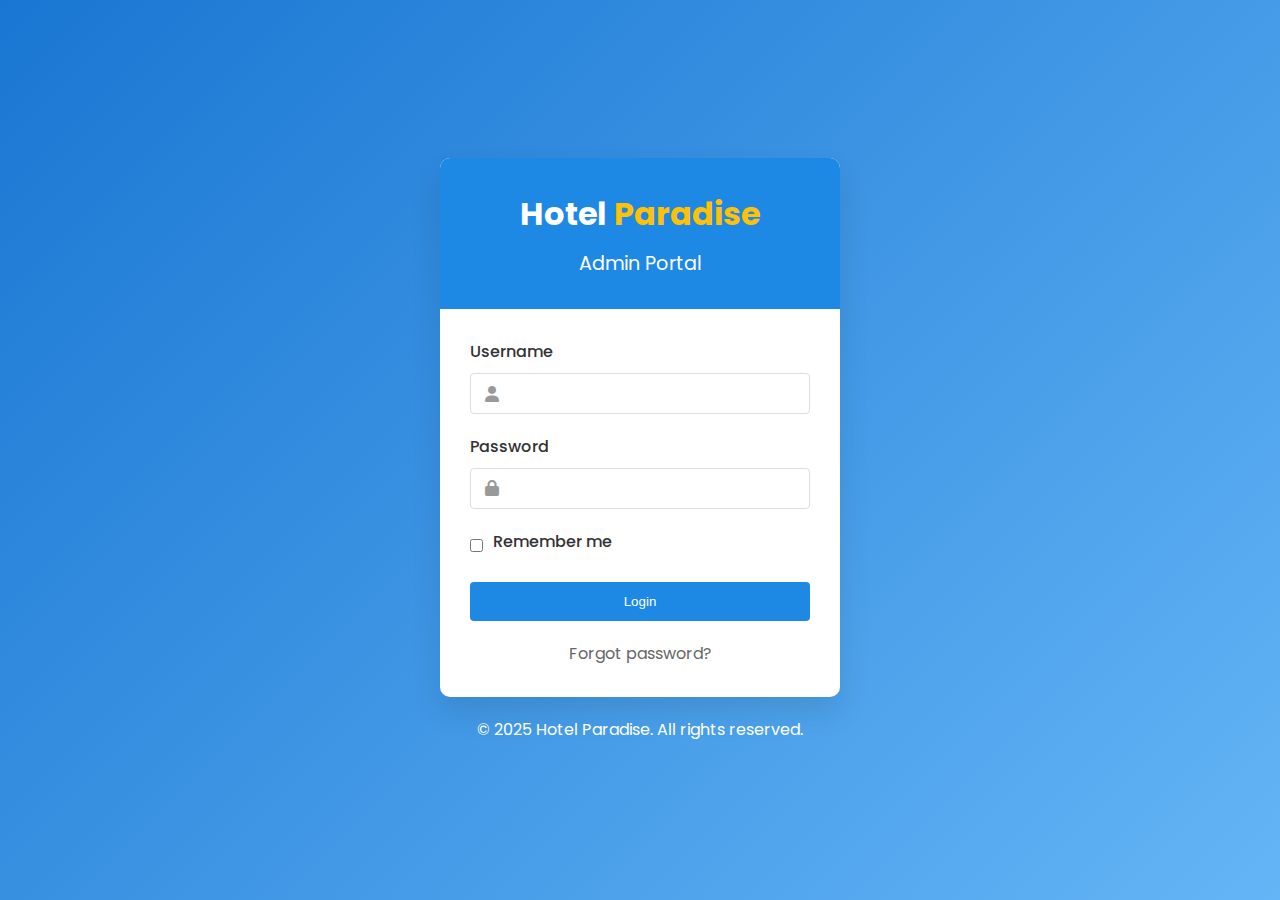
<file: admin/index.html>
<!DOCTYPE html>
<html lang="en">
<head>
    <meta charset="UTF-8">
    <meta name="viewport" content="width=device-width, initial-scale=1.0">
    <title>Admin Login - Hotel Paradise</title>
    <link rel="stylesheet" href="https://cdnjs.cloudflare.com/ajax/libs/font-awesome/6.0.0/css/all.min.css">
    <link href="https://fonts.googleapis.com/css2?family=Poppins:wght@300;400;500;600;700&display=swap" rel="stylesheet">
    <link rel="stylesheet" href="../css/admin.css">
</head>
<body class="login-page">
    <div class="login-container">
        <div class="login-header">
            <h1>Hotel <span>Paradise</span></h1>
            <h2>Admin Portal</h2>
        </div>
        <div class="login-form-container">
            <form id="admin-login-form" class="login-form">
                <div class="form-group">
                    <label for="username">Username</label>
                    <div class="input-with-icon">
                        <i class="fas fa-user"></i>
                        <input type="text" id="username" name="username" required>
                    </div>
                </div>
                <div class="form-group">
                    <label for="password">Password</label>
                    <div class="input-with-icon">
                        <i class="fas fa-lock"></i>
                        <input type="password" id="password" name="password" required>
                    </div>
                </div>
                <div class="form-group remember-me">
                    <input type="checkbox" id="remember" name="remember">
                    <label for="remember">Remember me</label>
                </div>
                <div class="form-group">
                    <button type="submit" class="btn-primary btn-block">Login</button>
                </div>
                <div class="login-footer">
                    <a href="#" class="forgot-password">Forgot password?</a>
                </div>
            </form>
        </div>
    </div>

    <div class="login-footer-text">
        <p>&copy; 2025 Hotel Paradise. All rights reserved.</p>
    </div>

    <!-- Scripts -->
    <script src="../js/admin.js"></script>
</body>
</html>
</file>
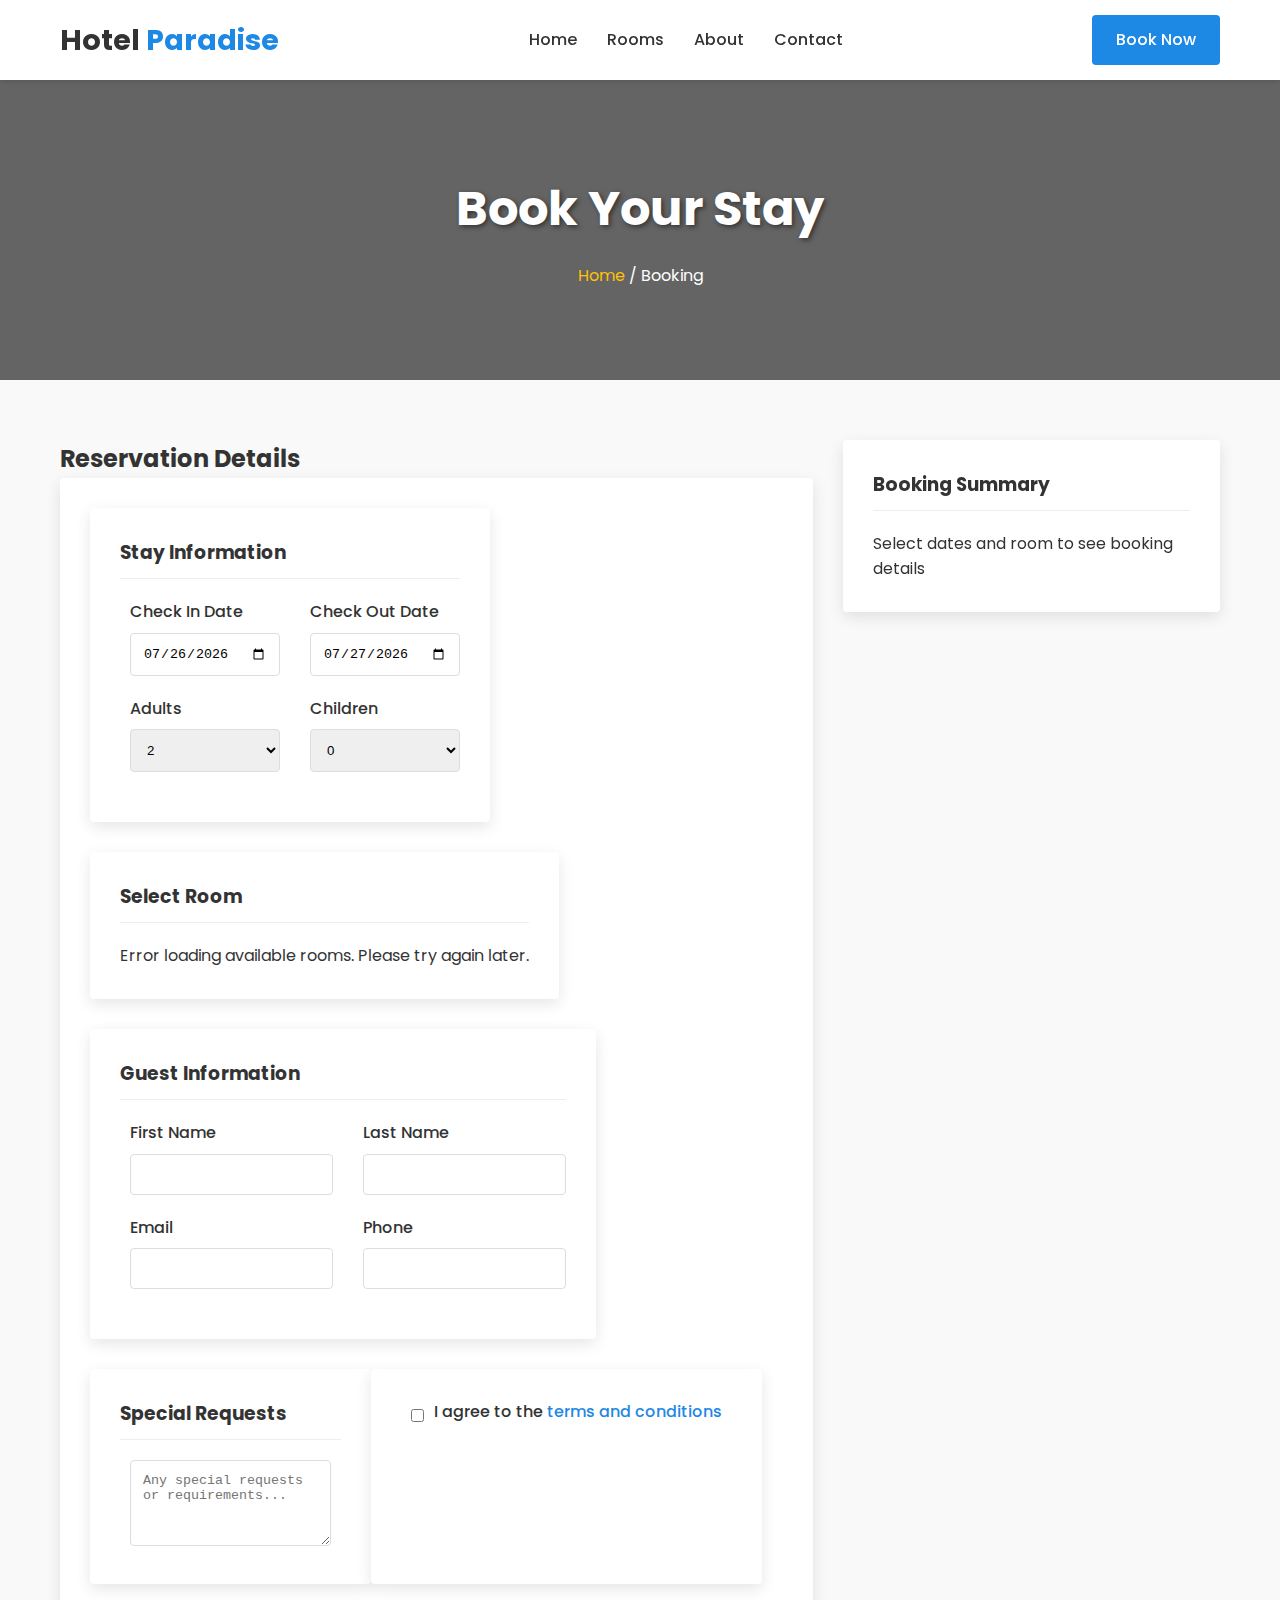
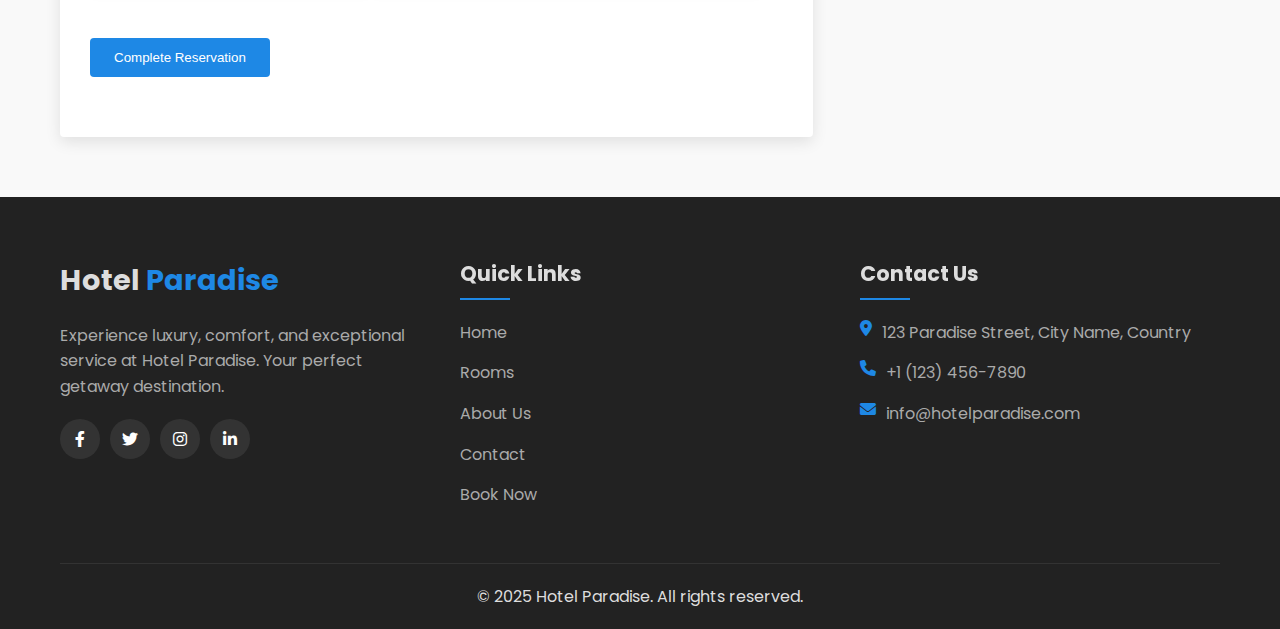
<file: booking.html>
<!DOCTYPE html>
<html lang="en">
<head>
    <meta charset="UTF-8">
    <meta name="viewport" content="width=device-width, initial-scale=1.0">
    <title>Book a Room - Hotel Paradise</title>
    <link rel="stylesheet" href="https://cdnjs.cloudflare.com/ajax/libs/font-awesome/6.0.0/css/all.min.css">
    <link href="https://fonts.googleapis.com/css2?family=Poppins:wght@300;400;500;600;700&display=swap" rel="stylesheet">
    <link rel="stylesheet" href="css/style.css">
    <link rel="stylesheet" href="css/responsive.css">
</head>
<body>
    <!-- Header Section -->
    <header>
        <div class="header-container">
            <div class="logo">
                <a href="index.html">
                    <h1>Hotel <span>Paradise</span></h1>
                </a>
            </div>
            <nav>
                <ul class="nav-links">
                    <li><a href="index.html">Home</a></li>
                    <li><a href="rooms.html">Rooms</a></li>
                    <li><a href="about.html">About</a></li>
                    <li><a href="contact.html">Contact</a></li>
                </ul>
            </nav>
            <div class="book-now-btn">
                <a href="booking.html" class="btn-primary active">Book Now</a>
            </div>
            <div class="hamburger">
                <span class="bar"></span>
                <span class="bar"></span>
                <span class="bar"></span>
            </div>
        </div>
    </header>

    <!-- Page Banner -->
    <section class="page-banner">
        <div class="banner-content">
            <h1>Book Your Stay</h1>
            <div class="breadcrumbs">
                <a href="index.html">Home</a> / <span>Booking</span>
            </div>
        </div>
    </section>

    <!-- Booking Section -->
    <section class="booking-section">
        <div class="container">
            <div class="booking-container">
                <div class="booking-form-container">
                    <h2>Reservation Details</h2>
                    <form id="booking-form" class="booking-form">
                        <!-- Booking Information -->
                        <div class="form-section">
                            <h3>Stay Information</h3>
                            <div class="form-row">
                                <div class="form-group">
                                    <label for="check-in-date">Check In Date</label>
                                    <input type="date" id="check-in-date" name="check_in" required>
                                </div>
                                <div class="form-group">
                                    <label for="check-out-date">Check Out Date</label>
                                    <input type="date" id="check-out-date" name="check_out" required>
                                </div>
                            </div>
                            <div class="form-row">
                                <div class="form-group">
                                    <label for="adults">Adults</label>
                                    <select id="adults" name="adults" required>
                                        <option value="1">1</option>
                                        <option value="2" selected>2</option>
                                        <option value="3">3</option>
                                        <option value="4">4</option>
                                    </select>
                                </div>
                                <div class="form-group">
                                    <label for="children">Children</label>
                                    <select id="children" name="children">
                                        <option value="0" selected>0</option>
                                        <option value="1">1</option>
                                        <option value="2">2</option>
                                        <option value="3">3</option>
                                    </select>
                                </div>
                            </div>
                        </div>

                        <!-- Room Selection -->
                        <div class="form-section">
                            <h3>Select Room</h3>
                            <div class="room-selection" id="available-rooms">
                                <!-- Available rooms will be loaded here -->
                                <div class="loading">Please select dates to view available rooms</div>
                            </div>
                        </div>

                        <!-- Guest Information -->
                        <div class="form-section">
                            <h3>Guest Information</h3>
                            <div class="form-row">
                                <div class="form-group">
                                    <label for="first-name">First Name</label>
                                    <input type="text" id="first-name" name="first_name" required>
                                </div>
                                <div class="form-group">
                                    <label for="last-name">Last Name</label>
                                    <input type="text" id="last-name" name="last_name" required>
                                </div>
                            </div>
                            <div class="form-row">
                                <div class="form-group">
                                    <label for="email">Email</label>
                                    <input type="email" id="email" name="email" required>
                                </div>
                                <div class="form-group">
                                    <label for="phone">Phone</label>
                                    <input type="tel" id="phone" name="phone" required>
                                </div>
                            </div>
                        </div>

                        <!-- Special Requests -->
                        <div class="form-section">
                            <h3>Special Requests</h3>
                            <div class="form-group">
                                <textarea id="special-requests" name="special_requests" rows="4" placeholder="Any special requests or requirements..."></textarea>
                            </div>
                        </div>

                        <!-- Terms and Conditions -->
                        <div class="form-section">
                            <div class="form-group checkbox-group">
                                <input type="checkbox" id="terms" name="terms" required>
                                <label for="terms">I agree to the <a href="#" class="terms-link">terms and conditions</a></label>
                            </div>
                        </div>

                        <!-- Submit Button -->
                        <div class="form-section submit-section">
                            <button type="submit" class="btn-primary btn-block">Complete Reservation</button>
                        </div>
                    </form>
                </div>
                <div class="booking-summary">
                    <div class="summary-card">
                        <h3>Booking Summary</h3>
                        <div class="summary-details" id="booking-summary-details">
                            <div class="summary-placeholder">
                                <p>Select dates and room to see booking details</p>
                            </div>
                        </div>
                    </div>
                </div>
            </div>
        </div>
    </section>

    <!-- Terms Modal -->
    <div id="terms-modal" class="modal">
        <div class="modal-content">
            <span class="close-modal">&times;</span>
            <h2>Terms and Conditions</h2>
            <div class="terms-content">
                <h3>Reservation Policy</h3>
                <p>All reservations must be guaranteed by a valid credit card at the time of booking. The hotel reserves the right to pre-authorize credit cards prior to arrival.</p>
                
                <h3>Check-in/Check-out Policy</h3>
                <p>Check-in time is 3:00 PM. Check-out time is 12:00 PM. Early check-in and late check-out are subject to availability and may incur additional charges.</p>
                
                <h3>Cancellation Policy</h3>
                <p>Cancellations must be made 48 hours prior to arrival to avoid a penalty of one night's room charge. No-shows will be charged for the full reservation amount.</p>
                
                <h3>Pet Policy</h3>
                <p>Pets are allowed in designated rooms only with a non-refundable pet fee of $50 per stay. Service animals are exempt from this fee.</p>
                
                <h3>Smoking Policy</h3>
                <p>Hotel Paradise is a smoke-free property. A cleaning fee of $250 will be charged for smoking in non-designated areas.</p>
            </div>
        </div>
    </div>

    <!-- Footer Section -->
    <footer>
        <div class="container">
            <div class="footer-content">
                <div class="footer-column">
                    <div class="footer-logo">
                        <h2>Hotel <span>Paradise</span></h2>
                    </div>
                    <p>Experience luxury, comfort, and exceptional service at Hotel Paradise. Your perfect getaway destination.</p>
                    <div class="social-links">
                        <a href="#"><i class="fab fa-facebook-f"></i></a>
                        <a href="#"><i class="fab fa-twitter"></i></a>
                        <a href="#"><i class="fab fa-instagram"></i></a>
                        <a href="#"><i class="fab fa-linkedin-in"></i></a>
                    </div>
                </div>
                <div class="footer-column">
                    <h3>Quick Links</h3>
                    <ul class="footer-links">
                        <li><a href="index.html">Home</a></li>
                        <li><a href="rooms.html">Rooms</a></li>
                        <li><a href="about.html">About Us</a></li>
                        <li><a href="contact.html">Contact</a></li>
                        <li><a href="booking.html">Book Now</a></li>
                    </ul>
                </div>
                <div class="footer-column">
                    <h3>Contact Us</h3>
                    <ul class="contact-info">
                        <li><i class="fas fa-map-marker-alt"></i> 123 Paradise Street, City Name, Country</li>
                        <li><i class="fas fa-phone"></i> +1 (123) 456-7890</li>
                        <li><i class="fas fa-envelope"></i> info@hotelparadise.com</li>
                    </ul>
                </div>
            </div>
            <div class="footer-bottom">
                <p>&copy; 2025 Hotel Paradise. All rights reserved.</p>
            </div>
        </div>
    </footer>

    <!-- Scripts -->
    <script src="js/main.js"></script>
    <script src="js/booking.js"></script>
    <script src="js/validation.js"></script>
</body>
</html>
</file>
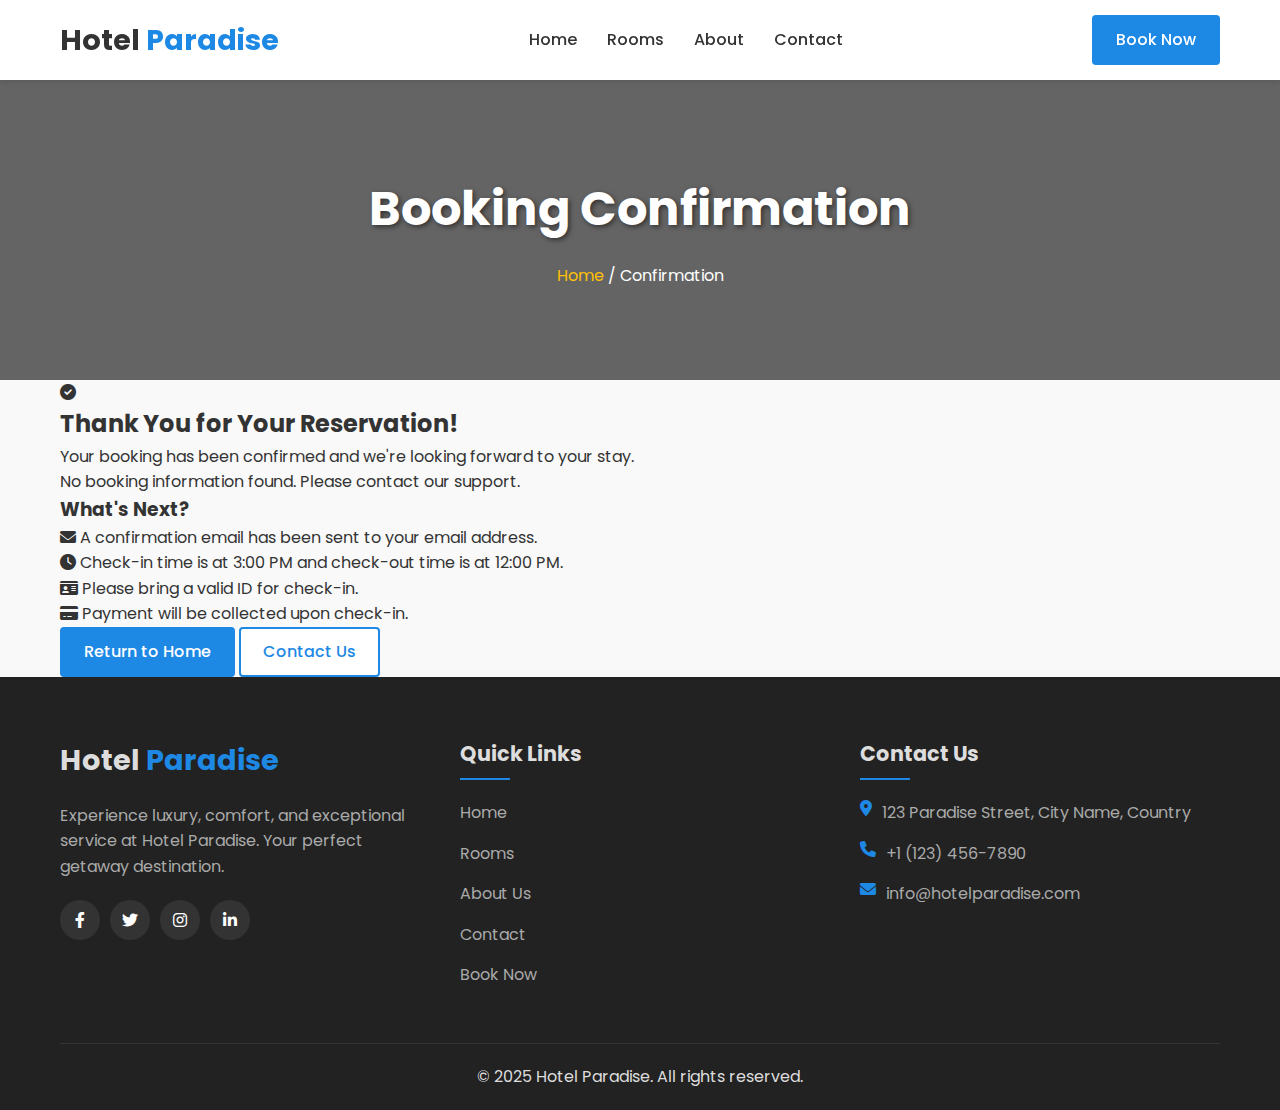
<file: confirmation.html>
<!DOCTYPE html>
<html lang="en">
<head>
    <meta charset="UTF-8">
    <meta name="viewport" content="width=device-width, initial-scale=1.0">
    <title>Booking Confirmation - Hotel Paradise</title>
    <link rel="stylesheet" href="https://cdnjs.cloudflare.com/ajax/libs/font-awesome/6.0.0/css/all.min.css">
    <link href="https://fonts.googleapis.com/css2?family=Poppins:wght@300;400;500;600;700&display=swap" rel="stylesheet">
    <link rel="stylesheet" href="css/style.css">
    <link rel="stylesheet" href="css/responsive.css">
</head>
<body>
    <!-- Header Section -->
    <header>
        <div class="header-container">
            <div class="logo">
                <a href="index.html">
                    <h1>Hotel <span>Paradise</span></h1>
                </a>
            </div>
            <nav>
                <ul class="nav-links">
                    <li><a href="index.html">Home</a></li>
                    <li><a href="rooms.html">Rooms</a></li>
                    <li><a href="about.html">About</a></li>
                    <li><a href="contact.html">Contact</a></li>
                </ul>
            </nav>
            <div class="book-now-btn">
                <a href="booking.html" class="btn-primary">Book Now</a>
            </div>
            <div class="hamburger">
                <span class="bar"></span>
                <span class="bar"></span>
                <span class="bar"></span>
            </div>
        </div>
    </header>

    <!-- Page Banner -->
    <section class="page-banner">
        <div class="banner-content">
            <h1>Booking Confirmation</h1>
            <div class="breadcrumbs">
                <a href="index.html">Home</a> / <span>Confirmation</span>
            </div>
        </div>
    </section>

    <!-- Confirmation Section -->
    <section class="confirmation-section">
        <div class="container">
            <div class="confirmation-container">
                <div class="confirmation-icon">
                    <i class="fas fa-check-circle"></i>
                </div>
                <h2>Thank You for Your Reservation!</h2>
                <p>Your booking has been confirmed and we're looking forward to your stay.</p>
                
                <div class="confirmation-details" id="confirmation-details">
                    <div class="loading">Loading booking details...</div>
                </div>
                
                <div class="confirmation-info">
                    <h3>What's Next?</h3>
                    <ul>
                        <li><i class="fas fa-envelope"></i> A confirmation email has been sent to your email address.</li>
                        <li><i class="fas fa-clock"></i> Check-in time is at 3:00 PM and check-out time is at 12:00 PM.</li>
                        <li><i class="fas fa-id-card"></i> Please bring a valid ID for check-in.</li>
                        <li><i class="fas fa-credit-card"></i> Payment will be collected upon check-in.</li>
                    </ul>
                </div>
                
                <div class="confirmation-actions">
                    <a href="index.html" class="btn-primary">Return to Home</a>
                    <a href="contact.html" class="btn-secondary">Contact Us</a>
                </div>
            </div>
        </div>
    </section>

    <!-- Footer Section -->
    <footer>
        <div class="container">
            <div class="footer-content">
                <div class="footer-column">
                    <div class="footer-logo">
                        <h2>Hotel <span>Paradise</span></h2>
                    </div>
                    <p>Experience luxury, comfort, and exceptional service at Hotel Paradise. Your perfect getaway destination.</p>
                    <div class="social-links">
                        <a href="#"><i class="fab fa-facebook-f"></i></a>
                        <a href="#"><i class="fab fa-twitter"></i></a>
                        <a href="#"><i class="fab fa-instagram"></i></a>
                        <a href="#"><i class="fab fa-linkedin-in"></i></a>
                    </div>
                </div>
                <div class="footer-column">
                    <h3>Quick Links</h3>
                    <ul class="footer-links">
                        <li><a href="index.html">Home</a></li>
                        <li><a href="rooms.html">Rooms</a></li>
                        <li><a href="about.html">About Us</a></li>
                        <li><a href="contact.html">Contact</a></li>
                        <li><a href="booking.html">Book Now</a></li>
                    </ul>
                </div>
                <div class="footer-column">
                    <h3>Contact Us</h3>
                    <ul class="contact-info">
                        <li><i class="fas fa-map-marker-alt"></i> 123 Paradise Street, City Name, Country</li>
                        <li><i class="fas fa-phone"></i> +1 (123) 456-7890</li>
                        <li><i class="fas fa-envelope"></i> info@hotelparadise.com</li>
                    </ul>
                </div>
            </div>
            <div class="footer-bottom">
                <p>&copy; 2025 Hotel Paradise. All rights reserved.</p>
            </div>
        </div>
    </footer>

    <!-- Scripts -->
    <script src="js/main.js"></script>
    <script>
        document.addEventListener('DOMContentLoaded', function() {
            // Get booking ID from URL
            const urlParams = new URLSearchParams(window.location.search);
            const bookingId = urlParams.get('booking_id');
            
            if (bookingId) {
                // Load booking details
                fetch(`server/api.php?action=get_booking_details&booking_id=${bookingId}`)
                    .then(response => response.json())
                    .then(data => {
                        if (data.success) {
                            const booking = data.booking;
                            const confirmationDetails = document.getElementById('confirmation-details');
                            
                            let html = `
                                <div class="confirmation-item">
                                    <div class="confirmation-label">Booking ID</div>
                                    <div class="confirmation-value">#${booking.id}</div>
                                </div>
                                <div class="confirmation-item">
                                    <div class="confirmation-label">Room</div>
                                    <div class="confirmation-value">${booking.room_name}</div>
                                </div>
                                <div class="confirmation-item">
                                    <div class="confirmation-label">Check-in</div>
                                    <div class="confirmation-value">${formatDate(booking.check_in)}</div>
                                </div>
                                <div class="confirmation-item">
                                    <div class="confirmation-label">Check-out</div>
                                    <div class="confirmation-value">${formatDate(booking.check_out)}</div>
                                </div>
                                <div class="confirmation-item">
                                    <div class="confirmation-label">Guest</div>
                                    <div class="confirmation-value">${booking.guest_name}</div>
                                </div>
                                <div class="confirmation-item">
                                    <div class="confirmation-label">Total Amount</div>
                                    <div class="confirmation-value">$${booking.total_price}</div>
                                </div>
                            `;
                            
                            confirmationDetails.innerHTML = html;
                        } else {
                            document.getElementById('confirmation-details').innerHTML = `<p>Error: ${data.message}</p>`;
                        }
                    })
                    .catch(error => {
                        console.error('Error:', error);
                        document.getElementById('confirmation-details').innerHTML = '<p>Error loading booking details. Please contact our support.</p>';
                    });
            } else {
                document.getElementById('confirmation-details').innerHTML = '<p>No booking information found. Please contact our support.</p>';
            }
            
            function formatDate(dateString) {
                const options = { weekday: 'long', year: 'numeric', month: 'long', day: 'numeric' };
                return new Date(dateString).toLocaleDateString('en-US', options);
            }
        });
    </script>
</body>
</html>
</file>
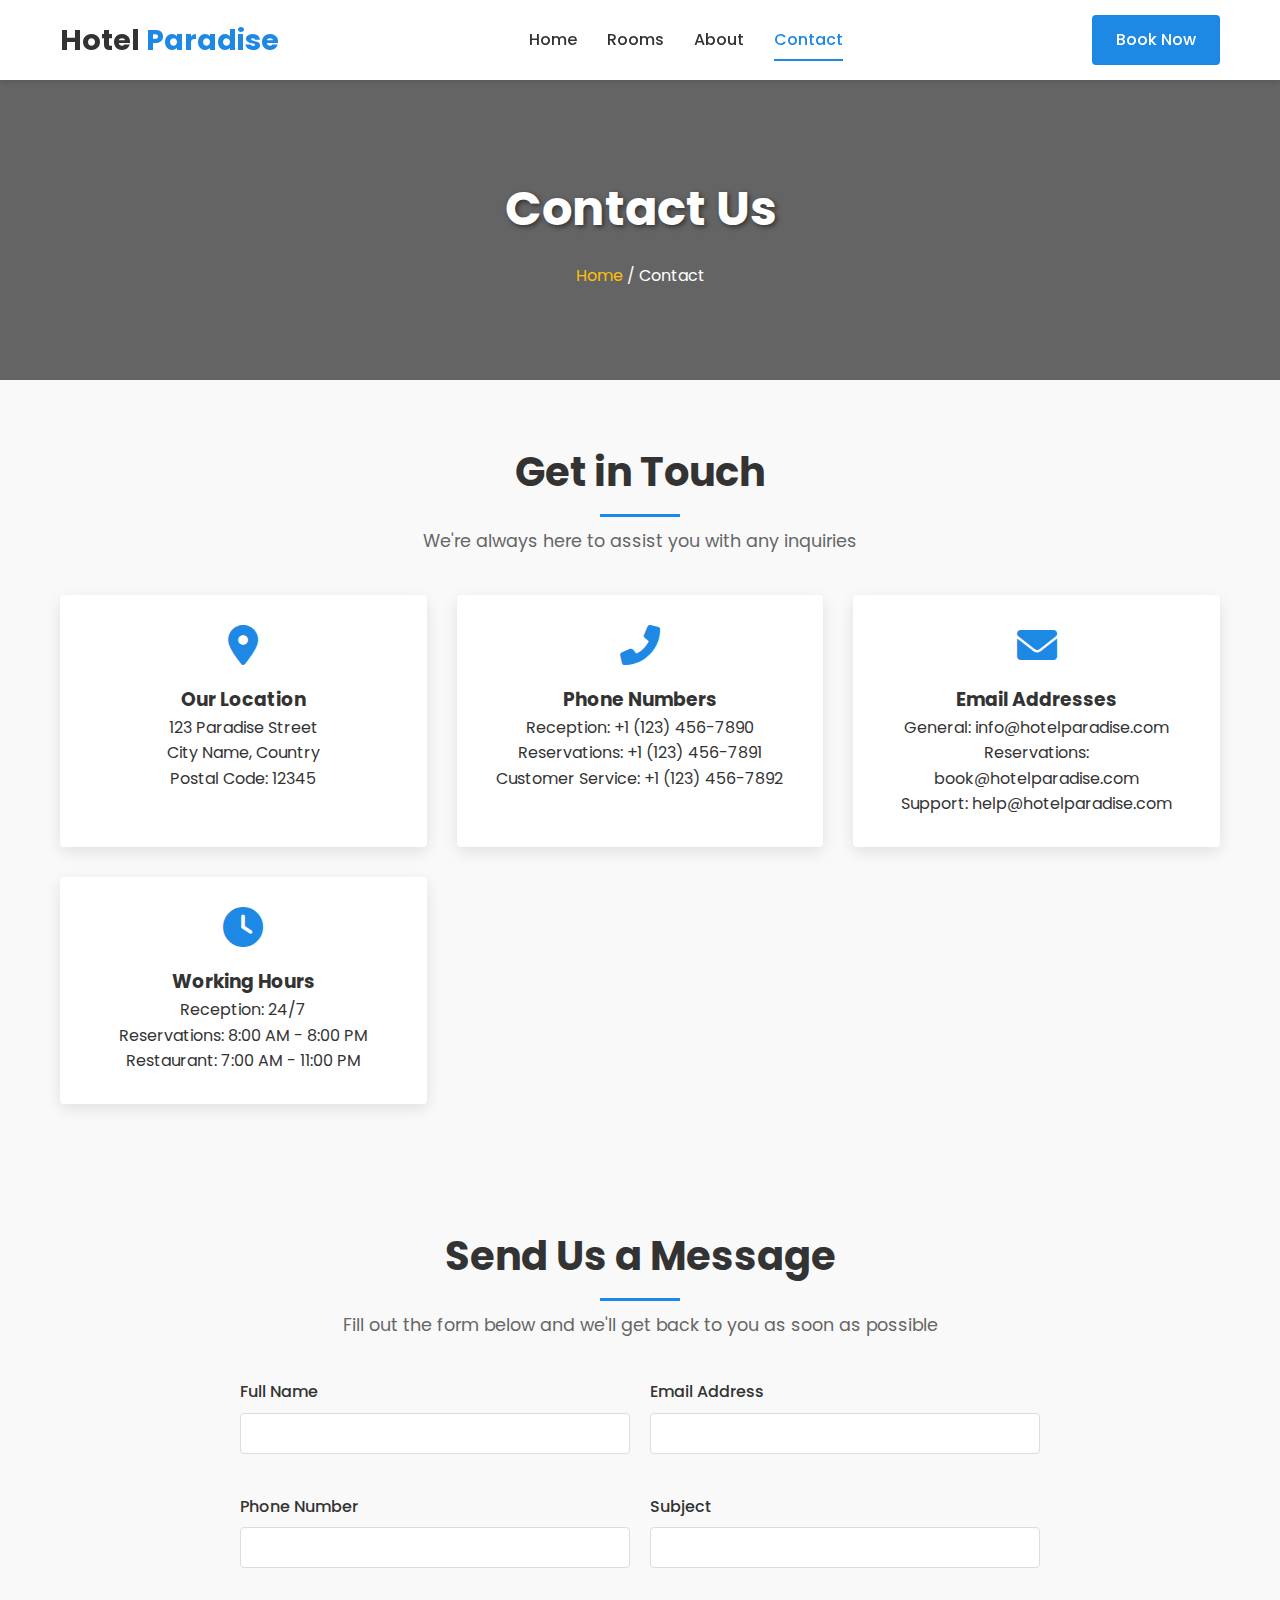
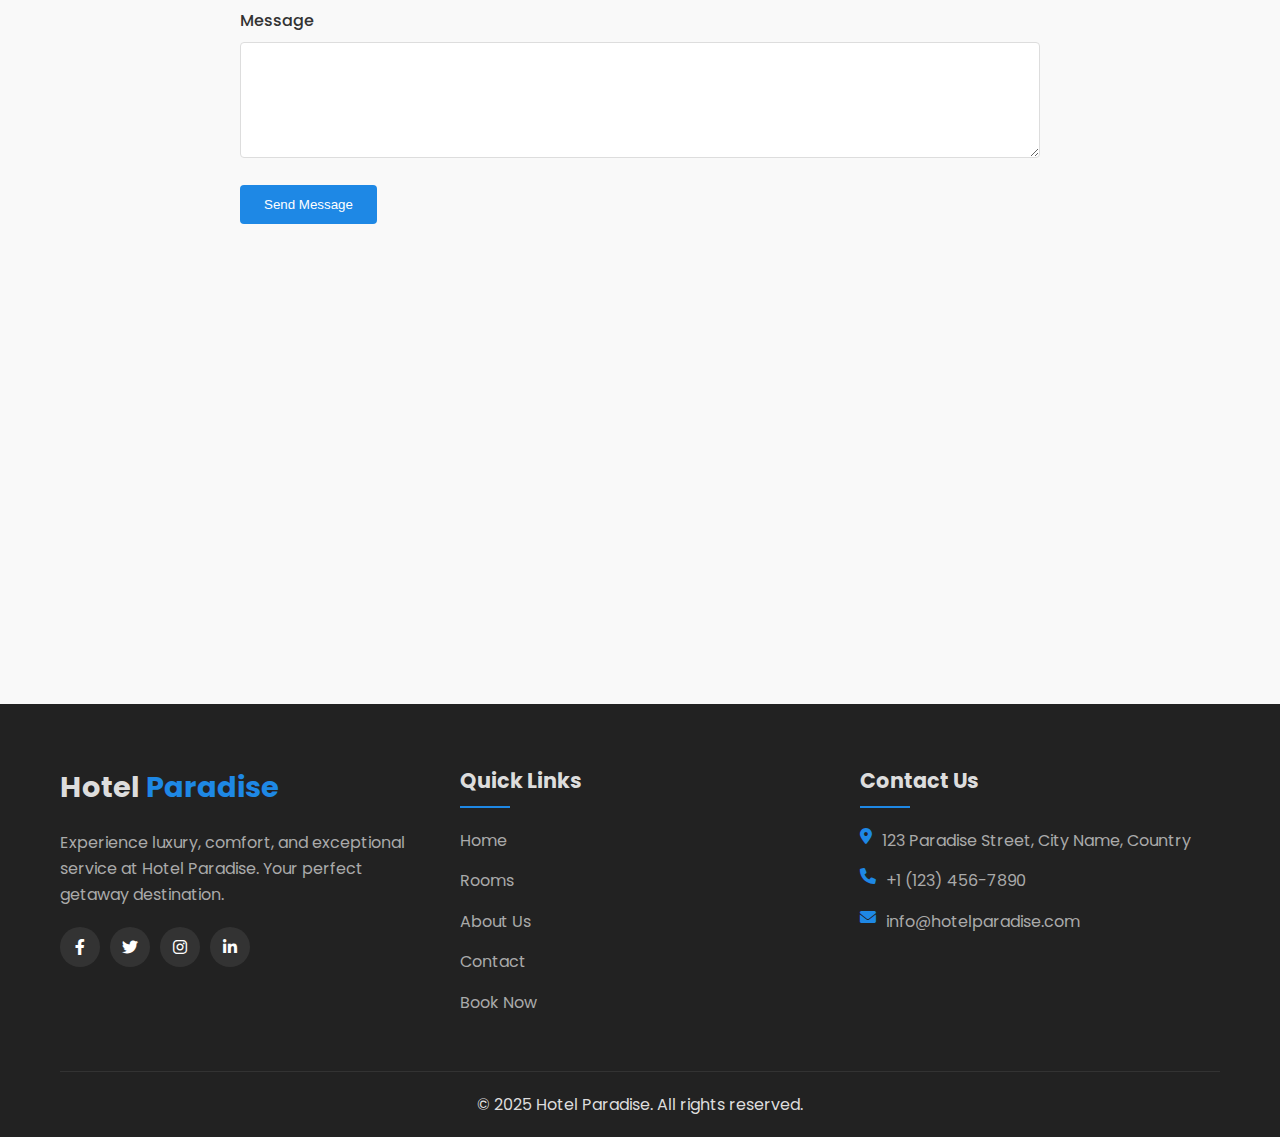
<file: contact.html>
<!DOCTYPE html>
<html lang="en">
<head>
    <meta charset="UTF-8">
    <meta name="viewport" content="width=device-width, initial-scale=1.0">
    <title>Contact Us - Hotel Paradise</title>
    <link rel="stylesheet" href="https://cdnjs.cloudflare.com/ajax/libs/font-awesome/6.0.0/css/all.min.css">
    <link href="https://fonts.googleapis.com/css2?family=Poppins:wght@300;400;500;600;700&display=swap" rel="stylesheet">
    <link rel="stylesheet" href="css/style.css">
    <link rel="stylesheet" href="css/responsive.css">
</head>
<body>
    <!-- Header Section -->
    <header>
        <div class="header-container">
            <div class="logo">
                <a href="index.html">
                    <h1>Hotel <span>Paradise</span></h1>
                </a>
            </div>
            <nav>
                <ul class="nav-links">
                    <li><a href="index.html">Home</a></li>
                    <li><a href="rooms.html">Rooms</a></li>
                    <li><a href="about.html">About</a></li>
                    <li><a href="contact.html" class="active">Contact</a></li>
                </ul>
            </nav>
            <div class="book-now-btn">
                <a href="booking.html" class="btn-primary">Book Now</a>
            </div>
            <div class="hamburger">
                <span class="bar"></span>
                <span class="bar"></span>
                <span class="bar"></span>
            </div>
        </div>
    </header>

    <!-- Page Banner -->
    <section class="page-banner">
        <div class="banner-content">
            <h1>Contact Us</h1>
            <div class="breadcrumbs">
                <a href="index.html">Home</a> / <span>Contact</span>
            </div>
        </div>
    </section>

    <!-- Contact Info Section -->
    <section class="contact-info-section">
        <div class="container">
            <div class="section-header">
                <h2>Get in Touch</h2>
                <p>We're always here to assist you with any inquiries</p>
            </div>
            <div class="contact-grid">
                <div class="contact-card">
                    <i class="fas fa-map-marker-alt"></i>
                    <h3>Our Location</h3>
                    <p>123 Paradise Street<br>City Name, Country<br>Postal Code: 12345</p>
                </div>
                <div class="contact-card">
                    <i class="fas fa-phone-alt"></i>
                    <h3>Phone Numbers</h3>
                    <p>Reception: +1 (123) 456-7890<br>Reservations: +1 (123) 456-7891<br>Customer Service: +1 (123) 456-7892</p>
                </div>
                <div class="contact-card">
                    <i class="fas fa-envelope"></i>
                    <h3>Email Addresses</h3>
                    <p>General: info@hotelparadise.com<br>Reservations: book@hotelparadise.com<br>Support: help@hotelparadise.com</p>
                </div>
                <div class="contact-card">
                    <i class="fas fa-clock"></i>
                    <h3>Working Hours</h3>
                    <p>Reception: 24/7<br>Reservations: 8:00 AM - 8:00 PM<br>Restaurant: 7:00 AM - 11:00 PM</p>
                </div>
            </div>
        </div>
    </section>

    <!-- Contact Form Section -->
    <section class="contact-form-section">
        <div class="container">
            <div class="section-header">
                <h2>Send Us a Message</h2>
                <p>Fill out the form below and we'll get back to you as soon as possible</p>
            </div>
            <div class="form-container">
                <form id="contact-form" class="contact-form validate">
                    <div class="form-row">
                        <div class="form-group">
                            <label for="name">Full Name</label>
                            <input type="text" id="name" name="name" required>
                        </div>
                        <div class="form-group">
                            <label for="email">Email Address</label>
                            <input type="email" id="email" name="email" required>
                        </div>
                    </div>
                    <div class="form-row">
                        <div class="form-group">
                            <label for="phone">Phone Number</label>
                            <input type="tel" id="phone" name="phone">
                        </div>
                        <div class="form-group">
                            <label for="subject">Subject</label>
                            <input type="text" id="subject" name="subject" required>
                        </div>
                    </div>
                    <div class="form-group">
                        <label for="message">Message</label>
                        <textarea id="message" name="message" rows="6" required></textarea>
                    </div>
                    <div class="form-group submit-group">
                        <button type="submit" class="btn-primary">Send Message</button>
                    </div>
                </form>
            </div>
        </div>
    </section>

    <!-- Map Section -->
    <section class="map-section">
        <iframe src="https://www.google.com/maps/embed?pb=!1m18!1m12!1m3!1d2624.9914406081607!2d2.292292615201654!3d48.85837360866272!2m3!1f0!2f0!3f0!3m2!1i1024!2i768!4f13.1!3m3!1m2!1s0x47e66e2964e34e2d%3A0x8ddca9ee380ef7e0!2sEiffel%20Tower!5e0!3m2!1sen!2sus!4v1625761214273!5m2!1sen!2sus" allowfullscreen="" loading="lazy"></iframe>
    </section>

    <!-- Footer Section -->
    <footer>
        <div class="container">
            <div class="footer-content">
                <div class="footer-column">
                    <div class="footer-logo">
                        <h2>Hotel <span>Paradise</span></h2>
                    </div>
                    <p>Experience luxury, comfort, and exceptional service at Hotel Paradise. Your perfect getaway destination.</p>
                    <div class="social-links">
                        <a href="#"><i class="fab fa-facebook-f"></i></a>
                        <a href="#"><i class="fab fa-twitter"></i></a>
                        <a href="#"><i class="fab fa-instagram"></i></a>
                        <a href="#"><i class="fab fa-linkedin-in"></i></a>
                    </div>
                </div>
                <div class="footer-column">
                    <h3>Quick Links</h3>
                    <ul class="footer-links">
                        <li><a href="index.html">Home</a></li>
                        <li><a href="rooms.html">Rooms</a></li>
                        <li><a href="about.html">About Us</a></li>
                        <li><a href="contact.html">Contact</a></li>
                        <li><a href="booking.html">Book Now</a></li>
                    </ul>
                </div>
                <div class="footer-column">
                    <h3>Contact Us</h3>
                    <ul class="contact-info">
                        <li><i class="fas fa-map-marker-alt"></i> 123 Paradise Street, City Name, Country</li>
                        <li><i class="fas fa-phone"></i> +1 (123) 456-7890</li>
                        <li><i class="fas fa-envelope"></i> info@hotelparadise.com</li>
                    </ul>
                </div>
            </div>
            <div class="footer-bottom">
                <p>&copy; 2025 Hotel Paradise. All rights reserved.</p>
            </div>
        </div>
    </footer>

    <!-- Scripts -->
    <script src="js/main.js"></script>
    <script src="js/validation.js"></script>
    <script>
        document.addEventListener('DOMContentLoaded', function() {
            const contactForm = document.getElementById('contact-form');
            
            if (contactForm) {
                contactForm.addEventListener('submit', function(e) {
                    e.preventDefault();
                    
                    const formData = new FormData(contactForm);
                    
                    // Convert FormData to object
                    const contactData = {};
                    for (const [key, value] of formData.entries()) {
                        contactData[key] = value;
                    }
                    
                    // Send contact data to server
                    fetch('server/api.php', {
                        method: 'POST',
                        headers: {
                            'Content-Type': 'application/json',
                        },
                        body: JSON.stringify({
                            action: 'send_contact_message',
                            ...contactData
                        })
                    })
                    .then(response => response.json())
                    .then(data => {
                        if (data.success) {
                            alert('Thank you for your message! We will get back to you soon.');
                            contactForm.reset();
                        } else {
                            alert('Error: ' + data.message);
                        }
                    })
                    .catch(error => {
                        console.error('Error:', error);
                        alert('An error occurred. Please try again later.');
                    });
                });
            }
        });
    </script>
</body>
</html>
</file>
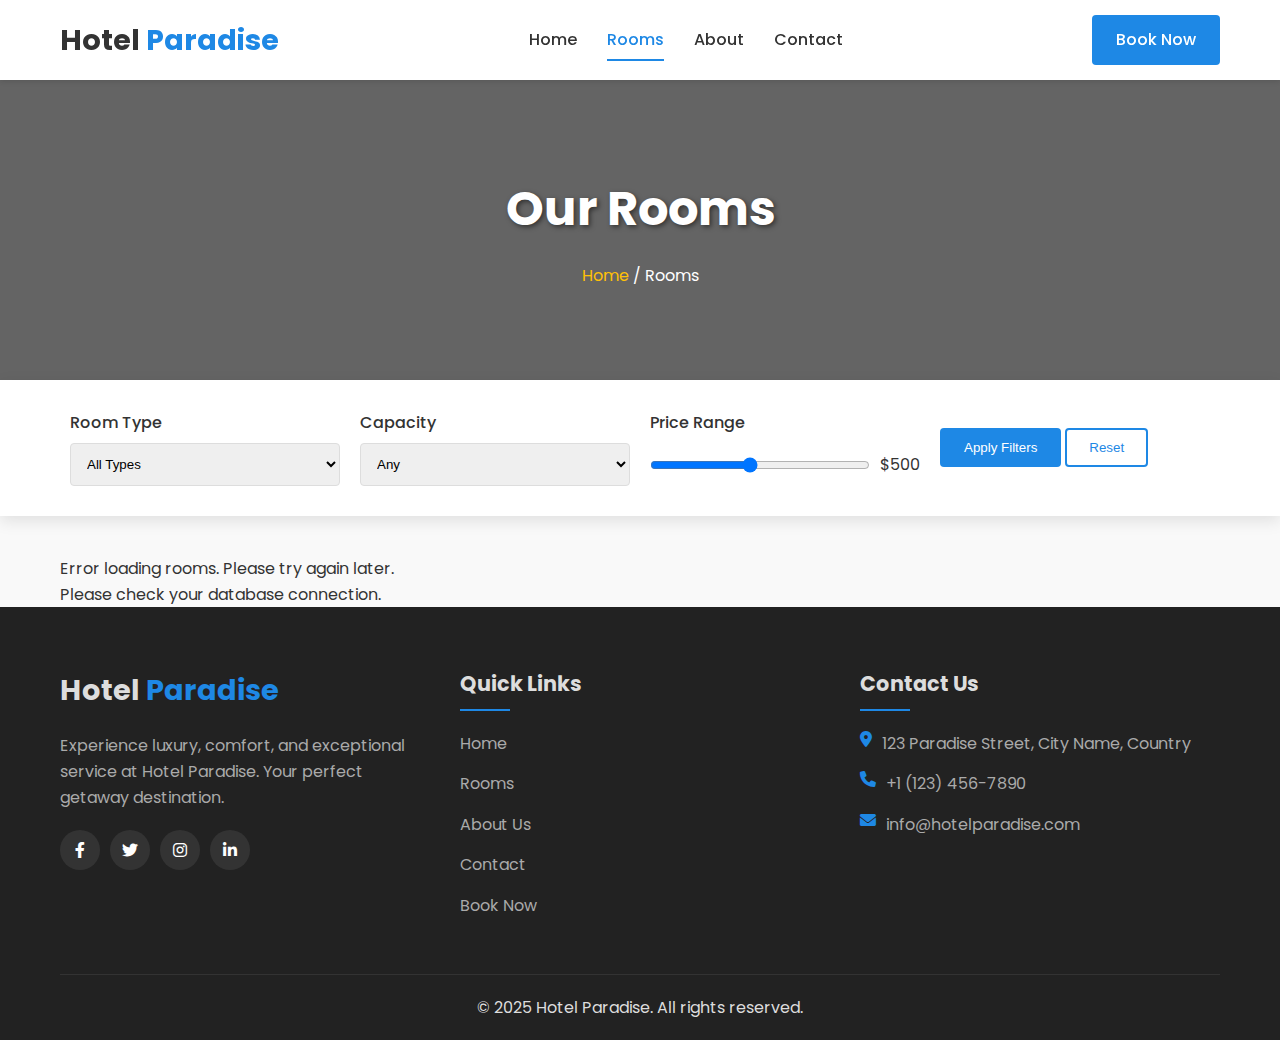
<file: rooms.html>
<!DOCTYPE html>
<html lang="en">
<head>
    <meta charset="UTF-8">
    <meta name="viewport" content="width=device-width, initial-scale=1.0">
    <title>Our Rooms - Hotel Paradise</title>
    <link rel="stylesheet" href="https://cdnjs.cloudflare.com/ajax/libs/font-awesome/6.0.0/css/all.min.css">
    <link href="https://fonts.googleapis.com/css2?family=Poppins:wght@300;400;500;600;700&display=swap" rel="stylesheet">
    <link rel="stylesheet" href="css/style.css">
    <link rel="stylesheet" href="css/responsive.css">
</head>
<body>
    <!-- Header Section -->
    <header>
        <div class="header-container">
            <div class="logo">
                <a href="index.html">
                    <h1>Hotel <span>Paradise</span></h1>
                </a>
            </div>
            <nav>
                <ul class="nav-links">
                    <li><a href="index.html">Home</a></li>
                    <li><a href="rooms.html" class="active">Rooms</a></li>
                    <li><a href="about.html">About</a></li>
                    <li><a href="contact.html">Contact</a></li>
                </ul>
            </nav>
            <div class="book-now-btn">
                <a href="booking.html" class="btn-primary">Book Now</a>
            </div>
            <div class="hamburger">
                <span class="bar"></span>
                <span class="bar"></span>
                <span class="bar"></span>
            </div>
        </div>
    </header>

    <!-- Page Banner -->
    <section class="page-banner">
        <div class="banner-content">
            <h1>Our Rooms</h1>
            <div class="breadcrumbs">
                <a href="index.html">Home</a> / <span>Rooms</span>
            </div>
        </div>
    </section>

    <!-- Filter Section -->
    <section class="room-filters">
        <div class="container">
            <form id="room-filter-form" class="filter-form">
                <div class="form-group">
                    <label for="filter-type">Room Type</label>
                    <select id="filter-type" name="type">
                        <option value="">All Types</option>
                        <option value="Standard">Standard</option>
                        <option value="Deluxe">Deluxe</option>
                        <option value="Suite">Suite</option>
                        <option value="Executive">Executive</option>
                        <option value="Presidential">Presidential</option>
                    </select>
                </div>
                <div class="form-group">
                    <label for="filter-capacity">Capacity</label>
                    <select id="filter-capacity" name="capacity">
                        <option value="">Any</option>
                        <option value="1">1 Person</option>
                        <option value="2">2 Persons</option>
                        <option value="3">3 Persons</option>
                        <option value="4">4+ Persons</option>
                    </select>
                </div>
                <div class="form-group">
                    <label for="filter-price">Price Range</label>
                    <div class="price-slider">
                        <input type="range" id="filter-price" name="price" min="100" max="1000" step="50" value="500">
                        <span id="price-display">$500</span>
                    </div>
                </div>
                <div class="form-group">
                    <button type="submit" class="btn-primary">Apply Filters</button>
                    <button type="reset" class="btn-secondary">Reset</button>
                </div>
            </form>
        </div>
    </section>

    <!-- Rooms Listing Section -->
    <section class="rooms-listing">
        <div class="container">
            <div class="rooms-grid" id="rooms-container">
                <!-- Rooms will be loaded from the database -->
                <div class="loading">Loading rooms...</div>
            </div>
        </div>
    </section>

    <!-- Room Preview Modal -->
    <div id="room-modal" class="modal">
        <div class="modal-content">
            <span class="close-modal">&times;</span>
            <div class="room-preview">
                <div class="room-preview-slider" id="modal-room-slider">
                    <!-- Images will be loaded here -->
                </div>
                <div class="room-preview-details" id="modal-room-details">
                    <!-- Room details will be loaded here -->
                </div>
                <div class="room-preview-actions">
                    <a href="#" id="modal-book-now" class="btn-primary">Book Now</a>
                </div>
            </div>
        </div>
    </div>

    <!-- Footer Section -->
    <footer>
        <div class="container">
            <div class="footer-content">
                <div class="footer-column">
                    <div class="footer-logo">
                        <h2>Hotel <span>Paradise</span></h2>
                    </div>
                    <p>Experience luxury, comfort, and exceptional service at Hotel Paradise. Your perfect getaway destination.</p>
                    <div class="social-links">
                        <a href="#"><i class="fab fa-facebook-f"></i></a>
                        <a href="#"><i class="fab fa-twitter"></i></a>
                        <a href="#"><i class="fab fa-instagram"></i></a>
                        <a href="#"><i class="fab fa-linkedin-in"></i></a>
                    </div>
                </div>
                <div class="footer-column">
                    <h3>Quick Links</h3>
                    <ul class="footer-links">
                        <li><a href="index.html">Home</a></li>
                        <li><a href="rooms.html">Rooms</a></li>
                        <li><a href="about.html">About Us</a></li>
                        <li><a href="contact.html">Contact</a></li>
                        <li><a href="booking.html">Book Now</a></li>
                    </ul>
                </div>
                <div class="footer-column">
                    <h3>Contact Us</h3>
                    <ul class="contact-info">
                        <li><i class="fas fa-map-marker-alt"></i> 123 Paradise Street, City Name, Country</li>
                        <li><i class="fas fa-phone"></i> +1 (123) 456-7890</li>
                        <li><i class="fas fa-envelope"></i> info@hotelparadise.com</li>
                    </ul>
                </div>
            </div>
            <div class="footer-bottom">
                <p>&copy; 2025 Hotel Paradise. All rights reserved.</p>
            </div>
        </div>
    </footer>

    <!-- Scripts -->
    <script src="js/main.js"></script>
</body>
</html>
</file>
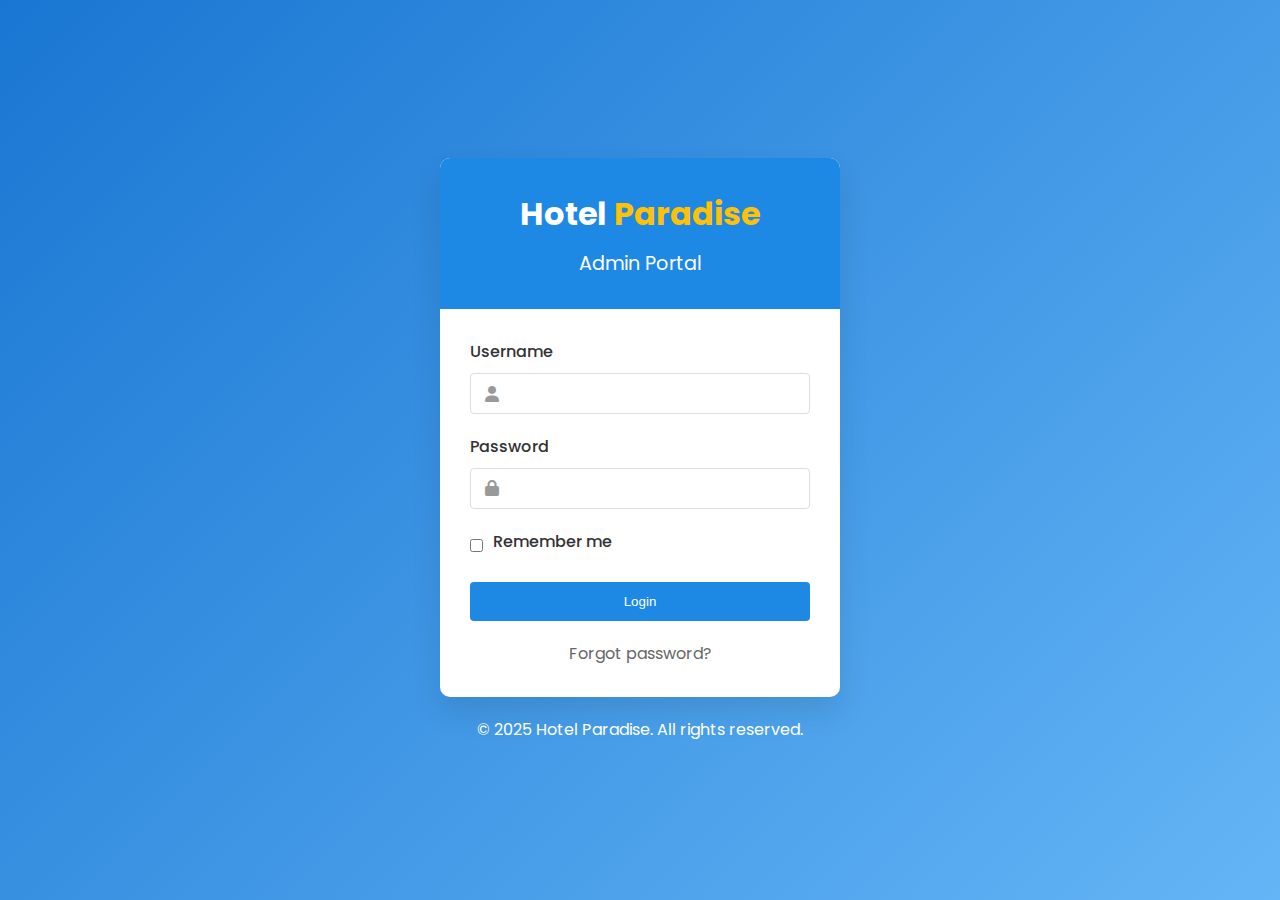
<file: admin/manage-bookings.html>
<!DOCTYPE html>
<html lang="en">
<head>
    <meta charset="UTF-8">
    <meta name="viewport" content="width=device-width, initial-scale=1.0">
    <title>Manage Bookings - Hotel Paradise Admin</title>
    <link rel="stylesheet" href="https://cdnjs.cloudflare.com/ajax/libs/font-awesome/6.0.0/css/all.min.css">
    <link href="https://fonts.googleapis.com/css2?family=Poppins:wght@300;400;500;600;700&display=swap" rel="stylesheet">
    <link rel="stylesheet" href="../css/admin.css">
    <style>
        /* Additional styling fixes */
        .booking-filters {
            display: flex;
            align-items: center;
            gap: 10px;
        }
        
        .date-filter {
            display: flex;
            align-items: center;
            gap: 10px;
        }
        
        .bookings-table {
            width: 100%;
            border-collapse: collapse;
        }
        
        .bookings-table th, .bookings-table td {
            padding: 12px;
            text-align: left;
            border-bottom: 1px solid #ddd;
        }
        
        .bookings-table th {
            background-color: #f5f5f5;
            font-weight: 600;
        }
        
        .bookings-table tbody tr:hover {
            background-color: #f9f9f9;
        }
        
        .status {
            padding: 4px 8px;
            border-radius: 4px;
            font-size: 12px;
            font-weight: 500;
        }
        
        .status.confirmed {
            background-color: #e3f2fd;
            color: #1976d2;
        }
        
        .status.checked_in, .status.checked-in {
            background-color: #e8f5e9;
            color: #388e3c;
        }
        
        .status.checked_out, .status.checked-out {
            background-color: #ede7f6;
            color: #5e35b1;
        }
        
        .status.cancelled {
            background-color: #ffebee;
            color: #d32f2f;
        }
        
        .status.pending {
            background-color: #fff8e1;
            color: #ff8f00;
        }
        
        .btn-sm {
            padding: 4px 8px;
            font-size: 12px;
        }
        
        .booking-detail-grid {
            display: grid;
            grid-template-columns: repeat(auto-fit, minmax(250px, 1fr));
            gap: 20px;
            margin-bottom: 20px;
        }
        
        .booking-actions {
            display: flex;
            gap: 10px;
            margin-top: 20px;
            justify-content: flex-end;
        }
        
        .booking-detail-section {
            background-color: #f9f9f9;
            border-radius: 4px;
            padding: 15px;
        }
        
        .booking-detail-section h3 {
            margin-top: 0;
            border-bottom: 1px solid #ddd;
            padding-bottom: 8px;
            margin-bottom: 15px;
            color: #1976d2;
        }
        
        .detail-row {
            display: flex;
            margin-bottom: 8px;
        }
        
        .detail-label {
            font-weight: 500;
            width: 40%;
        }
        
        .detail-value {
            width: 60%;
        }
        
        .full-width {
            grid-column: 1 / -1;
        }
        
        .special-requests {
            background-color: #fff;
            padding: 10px;
            border-radius: 4px;
            border: 1px solid #e0e0e0;
        }
        
        .table-actions {
            display: flex;
            justify-content: space-between;
            margin-bottom: 15px;
        }
        
        .search-box {
            position: relative;
            width: 300px;
        }
        
        .search-box i {
            position: absolute;
            right: 10px;
            top: 50%;
            transform: translateY(-50%);
            color: #757575;
        }
        
        @media (max-width: 768px) {
            .booking-filters {
                flex-direction: column;
                align-items: flex-start;
            }
            
            .booking-status-overview {
                grid-template-columns: repeat(2, 1fr);
            }
            
            .table-actions {
                flex-direction: column;
                gap: 10px;
            }
            
            .search-box {
                width: 100%;
            }
            
            .bookings-table {
                font-size: 14px;
            }
        }
    </style>
</head>
<body>
    <div class="admin-container">
        <!-- Sidebar -->
        <aside class="sidebar">
            <div class="sidebar-header">
                <h2>Hotel <span>Paradise</span></h2>
                <span class="admin-title">Admin Portal</span>
            </div>
            <nav class="sidebar-nav">
                <ul>
                    <li>
                        <a href="dashboard.html"><i class="fas fa-tachometer-alt"></i> Dashboard</a>
                    </li>
                    <li class="active">
                        <a href="manage-bookings.html"><i class="fas fa-calendar-check"></i> Bookings</a>
                    </li>
                    <li>
                        <a href="manage-rooms.html"><i class="fas fa-bed"></i> Rooms</a>
                    </li>
                    <li>
                        <a href="settings.html"><i class="fas fa-cog"></i> Settings</a>
                    </li>
                    <li class="logout-link">
                        <a href="#" id="logout-btn"><i class="fas fa-sign-out-alt"></i> Logout</a>
                    </li>
                </ul>
            </nav>
        </aside>

        <!-- Main Content -->
        <main class="main-content">
            <header class="admin-header">
                <div class="hamburger-menu">
                    <i class="fas fa-bars"></i>
                </div>
                <div class="header-right">
                    <div class="admin-notification">
                        <i class="fas fa-bell"></i>
                        <span class="notification-badge">3</span>
                    </div>
                    <div class="admin-user">
                        <img src="https://randomuser.me/api/portraits/men/75.jpg" alt="Admin User">
                        <span>Admin User</span>
                        <i class="fas fa-chevron-down"></i>
                    </div>
                </div>
            </header>

            <div class="booking-management">
                <div class="dashboard-header">
                    <h1>Manage Bookings</h1>
                    <div class="booking-filters">
                        <div class="date-filter">
                            <input type="date" id="start-date" class="form-control">
                            <span>to</span>
                            <input type="date" id="end-date" class="form-control">
                        </div>
                        <button id="filter-btn" class="btn-primary">Apply Filter</button>
                    </div>
                </div>

                <!-- Booking Status Overview -->
                <div class="booking-status-overview">
                    <div class="status-card">
                        <div class="status-icon confirmed">
                            <i class="fas fa-calendar-check"></i>
                        </div>
                        <div class="status-details">
                            <h3>Confirmed</h3>
                            <p class="status-count" id="confirmed-count">0</p>
                        </div>
                    </div>
                    <div class="status-card">
                        <div class="status-icon checked-in">
                            <i class="fas fa-door-open"></i>
                        </div>
                        <div class="status-details">
                            <h3>Checked In</h3>
                            <p class="status-count" id="checked-in-count">0</p>
                        </div>
                    </div>
                    <div class="status-card">
                        <div class="status-icon checked-out">
                            <i class="fas fa-door-closed"></i>
                        </div>
                        <div class="status-details">
                            <h3>Checked Out</h3>
                            <p class="status-count" id="checked-out-count">0</p>
                        </div>
                    </div>
                    <div class="status-card">
                        <div class="status-icon cancelled">
                            <i class="fas fa-times-circle"></i>
                        </div>
                        <div class="status-details">
                            <h3>Cancelled</h3>
                            <p class="status-count" id="cancelled-count">0</p>
                        </div>
                    </div>
                </div>

                <!-- Bookings Table -->
                <div class="bookings-table-container">
                    <div class="table-actions">
                        <div class="search-box">
                            <input type="text" id="search-booking" placeholder="Search bookings..." class="form-control">
                            <i class="fas fa-search"></i>
                        </div>
                        <div class="status-filter">
                            <select id="status-filter" class="form-control">
                                <option value="">All Statuses</option>
                                <option value="pending">Pending</option>
                                <option value="confirmed">Confirmed</option>
                                <option value="checked_in">Checked In</option>
                                <option value="checked_out">Checked Out</option>
                                <option value="cancelled">Cancelled</option>
                            </select>
                        </div>
                    </div>
                    <table class="bookings-table">
                        <thead>
                            <tr>
                                <th>ID</th>
                                <th>Guest</th>
                                <th>Room</th>
                                <th>Dates</th>
                                <th>Status</th>
                                <th>Amount</th>
                                <th>Actions</th>
                            </tr>
                        </thead>
                        <tbody>
                            <!-- Bookings will be loaded here -->
                            <tr>
                                <td colspan="7">Loading bookings...</td>
                            </tr>
                        </tbody>
                    </table>
                </div>
            </div>

            <!-- Booking Detail Modal -->
            <div id="booking-modal" class="modal">
                <div class="modal-content">
                    <span class="close-modal">&times;</span>
                    <h2>Booking Details</h2>
                    <div id="booking-details">
                        <!-- Will be populated with booking details -->
                    </div>
                    <div class="booking-actions">
                        <button id="check-in-btn" class="btn-primary">Check In</button>
                        <button id="check-out-btn" class="btn-success">Check Out</button>
                        <button id="cancel-booking-btn" class="btn-danger">Cancel Booking</button>
                    </div>
                </div>
            </div>
        </main>
    </div>

    <!-- Scripts -->
    <script src="../js/admin.js"></script>
    <script>
        document.addEventListener('DOMContentLoaded', function() {
            // Set default date filters to current month
            const today = new Date();
            const firstDay = new Date(today.getFullYear(), today.getMonth(), 1);
            const lastDay = new Date(today.getFullYear(), today.getMonth() + 1, 0);
            
            document.getElementById('start-date').value = firstDay.toISOString().split('T')[0];
            document.getElementById('end-date').value = lastDay.toISOString().split('T')[0];
            
            // Load bookings and status counts
            loadBookings();
            loadStatusCounts();
            
            // Filter button click
            document.getElementById('filter-btn').addEventListener('click', function() {
                loadBookings();
                loadStatusCounts();
            });
            
            // Search input
            document.getElementById('search-booking').addEventListener('input', function() {
                filterBookings();
            });
            
            // Status filter
            document.getElementById('status-filter').addEventListener('change', function() {
                filterBookings();
            });
            
            // Booking Detail Modal
            const bookingModal = document.getElementById('booking-modal');
            const closeModal = bookingModal.querySelector('.close-modal');
            
            closeModal.addEventListener('click', function() {
                bookingModal.style.display = 'none';
            });
            
            window.addEventListener('click', function(e) {
                if (e.target === bookingModal) {
                    bookingModal.style.display = 'none';
                }
            });
            
            // Mobile sidebar toggle
            const hamburgerMenu = document.querySelector('.hamburger-menu');
            const sidebar = document.querySelector('.sidebar');
            
            hamburgerMenu.addEventListener('click', function() {
                sidebar.classList.toggle('active');
            });
        });
        
        // View booking function
        function viewBooking(bookingId) {
            const bookingModal = document.getElementById('booking-modal');
            const bookingDetails = document.getElementById('booking-details');
            
            bookingDetails.innerHTML = '<div class="loading">Loading booking details...</div>';
            bookingModal.style.display = 'block';
            
            fetch(`../server/admin_handler.php?action=get_booking_details&id=${bookingId}`, {
                headers: {
                    'Authorization': 'Bearer ' + getToken()
                }
            })
            .then(response => response.json())
            .then(data => {
                if (data.success) {
                    const booking = data.booking;
                    
                    // Format dates
                    const checkIn = new Date(booking.check_in).toLocaleDateString('en-US', { weekday: 'long', year: 'numeric', month: 'long', day: 'numeric' });
                    const checkOut = new Date(booking.check_out).toLocaleDateString('en-US', { weekday: 'long', year: 'numeric', month: 'long', day: 'numeric' });
                    const bookingDate = new Date(booking.booking_date || Date.now()).toLocaleString('en-US');
                    
                    bookingDetails.innerHTML = `
                        <div class="booking-detail-grid">
                            <div class="booking-detail-section">
                                <h3>Booking Information</h3>
                                <div class="detail-row">
                                    <div class="detail-label">Booking ID:</div>
                                    <div class="detail-value">#${booking.id}</div>
                                </div>
                                <div class="detail-row">
                                    <div class="detail-label">Status:</div>
                                    <div class="detail-value"><span class="status ${booking.status.toLowerCase()}">${formatStatus(booking.status)}</span></div>
                                </div>
                                <div class="detail-row">
                                    <div class="detail-label">Booking Date:</div>
                                    <div class="detail-value">${bookingDate}</div>
                                </div>
                                <div class="detail-row">
                                    <div class="detail-label">Total Amount:</div>
                                    <div class="detail-value">$${booking.total_price}</div>
                                </div>
                            </div>
                            
                            <div class="booking-detail-section">
                                <h3>Guest Information</h3>
                                <div class="detail-row">
                                    <div class="detail-label">Name:</div>
                                    <div class="detail-value">${booking.guest_name}</div>
                                </div>
                                <div class="detail-row">
                                    <div class="detail-label">Email:</div>
                                    <div class="detail-value">${booking.guest_email}</div>
                                </div>
                                <div class="detail-row">
                                    <div class="detail-label">Phone:</div>
                                    <div class="detail-value">${booking.guest_phone}</div>
                                </div>
                            </div>
                            
                            <div class="booking-detail-section">
                                <h3>Stay Information</h3>
                                <div class="detail-row">
                                    <div class="detail-label">Room:</div>
                                    <div class="detail-value">${booking.room_name} (${booking.room_type})</div>
                                </div>
                                <div class="detail-row">
                                    <div class="detail-label">Check-in:</div>
                                    <div class="detail-value">${checkIn}</div>
                                </div>
                                <div class="detail-row">
                                    <div class="detail-label">Check-out:</div>
                                    <div class="detail-value">${checkOut}</div>
                                </div>
                                <div class="detail-row">
                                    <div class="detail-label">Guests:</div>
                                    <div class="detail-value">${booking.adults} Adults${booking.children > 0 ? `, ${booking.children} Children` : ''}</div>
                                </div>
                            </div>
                        </div>
                        
                        ${booking.special_requests ? `
                            <div class="booking-detail-section full-width">
                                <h3>Special Requests</h3>
                                <div class="special-requests">
                                    ${booking.special_requests}
                                </div>
                            </div>
                        ` : ''}
                    `;
                    
                    // Update action buttons based on booking status
                    const checkInBtn = document.getElementById('check-in-btn');
                    const checkOutBtn = document.getElementById('check-out-btn');
                    const cancelBookingBtn = document.getElementById('cancel-booking-btn');
                    
                    checkInBtn.style.display = booking.status === 'confirmed' ? 'block' : 'none';
                    checkOutBtn.style.display = booking.status === 'checked_in' ? 'block' : 'none';
                    cancelBookingBtn.style.display = ['confirmed', 'pending'].includes(booking.status) ? 'block' : 'none';
                    
                    // Add event listeners to buttons
                    checkInBtn.onclick = function() {
                        updateBookingStatus(booking.id, 'checked_in');
                    };
                    
                    checkOutBtn.onclick = function() {
                        updateBookingStatus(booking.id, 'checked_out');
                    };
                    
                    cancelBookingBtn.onclick = function() {
                        if (confirm('Are you sure you want to cancel this booking?')) {
                            updateBookingStatus(booking.id, 'cancelled');
                        }
                    };
                } else {
                    bookingDetails.innerHTML = `<p class="error">Error: ${data.message}</p>`;
                }
            })
            .catch(error => {
                console.error('Error:', error);
                bookingDetails.innerHTML = '<p class="error">Error loading booking details. Please try again later.</p>';
            });
        }
        
        // Update booking status
        function updateBookingStatus(bookingId, status) {
            fetch('../server/booking_handler.php', {
                method: 'POST',
                headers: {
                    'Content-Type': 'application/json',
                    'Authorization': 'Bearer ' + getToken()
                },
                body: JSON.stringify({
                    action: 'update_booking_status',
                    booking_id: bookingId,
                    status: status
                })
            })
            .then(response => response.json())
            .then(data => {
                if (data.success) {
                    alert(`Booking ${formatStatus(status)} successfully.`);
                    document.getElementById('booking-modal').style.display = 'none';
                    loadBookings();
                    loadStatusCounts();
                } else {
                    alert('Error: ' + data.message);
                }
            })
            .catch(error => {
                console.error('Error:', error);
                alert('An error occurred. Please try again later.');
            });
        }
        
        // Load bookings with date filter
        function loadBookings() {
            const tbody = document.querySelector('.bookings-table tbody');
            const startDate = document.getElementById('start-date').value;
            const endDate = document.getElementById('end-date').value;
            
            tbody.innerHTML = '<tr><td colspan="7">Loading bookings...</td></tr>';
            
            // For demo purposes, create sample booking data
            // In a real application, you would fetch this from the server
            const demoBookings = [
                {
                    id: 1001,
                    guest_name: "John Smith",
                    room_name: "Deluxe King Room",
                    check_in: "2025-07-25",
                    check_out: "2025-07-28",
                    status: "confirmed",
                    total_price: 597.00
                },
                {
                    id: 1002,
                    guest_name: "Sarah Johnson",
                    room_name: "Executive Suite",
                    check_in: "2025-07-24",
                    check_out: "2025-07-26",
                    status: "checked_in",
                    total_price: 698.00
                },
                {
                    id: 1003,
                    guest_name: "Michael Davis",
                    room_name: "Family Room",
                    check_in: "2025-07-27",
                    check_out: "2025-07-30",
                    status: "pending",
                    total_price: 777.00
                },
                {
                    id: 1004,
                    guest_name: "Emily Wilson",
                    room_name: "Twin Room",
                    check_in: "2025-07-22",
                    check_out: "2025-07-24",
                    status: "checked_out",
                    total_price: 358.00
                },
                {
                    id: 1005,
                    guest_name: "Robert Brown",
                    room_name: "Deluxe King Room",
                    check_in: "2025-07-26",
                    check_out: "2025-07-28",
                    status: "cancelled",
                    total_price: 398.00
                }
            ];
            
            // Display the sample bookings
            setTimeout(() => {
                if (demoBookings.length === 0) {
                    tbody.innerHTML = '<tr><td colspan="7">No bookings found for the selected period.</td></tr>';
                    return;
                }
                
                tbody.innerHTML = '';
                demoBookings.forEach(booking => {
                    const row = document.createElement('tr');
                    row.setAttribute('data-id', booking.id);
                    row.setAttribute('data-guest', booking.guest_name.toLowerCase());
                    row.setAttribute('data-status', booking.status.toLowerCase());
                    
                    row.innerHTML = `
                        <td>#${booking.id}</td>
                        <td>${booking.guest_name}</td>
                        <td>${booking.room_name}</td>
                        <td>${formatDate(booking.check_in)} - ${formatDate(booking.check_out)}</td>
                        <td><span class="status ${booking.status.toLowerCase()}">${formatStatus(booking.status)}</span></td>
                        <td>$${booking.total_price}</td>
                        <td>
                            <button class="btn-primary btn-sm" onclick="viewBooking(${booking.id})">View</button>
                            ${booking.status === 'confirmed' ? `<button class="btn-success btn-sm" onclick="updateBookingStatus(${booking.id}, 'checked_in')">Check In</button>` : ''}
                            ${booking.status === 'checked_in' ? `<button class="btn-info btn-sm" onclick="updateBookingStatus(${booking.id}, 'checked_out')">Check Out</button>` : ''}
                            ${['confirmed', 'pending'].includes(booking.status) ? `<button class="btn-danger btn-sm" onclick="if(confirm('Cancel this booking?')) updateBookingStatus(${booking.id}, 'cancelled')">Cancel</button>` : ''}
                        </td>
                    `;
                    
                    tbody.appendChild(row);
                });
            }, 500); // Simulate loading delay
        }
        
        // Load booking status counts
        function loadStatusCounts() {
            // Sample count data
            setTimeout(() => {
                document.getElementById('confirmed-count').textContent = 8;
                document.getElementById('checked-in-count').textContent = 5;
                document.getElementById('checked-out-count').textContent = 12;
                document.getElementById('cancelled-count').textContent = 2;
            }, 500); // Simulate loading delay
        }
        
        // Filter bookings based on search and status
        function filterBookings() {
            const searchTerm = document.getElementById('search-booking').value.toLowerCase();
            const statusFilter = document.getElementById('status-filter').value.toLowerCase();
            
            const rows = document.querySelectorAll('.bookings-table tbody tr[data-id]');
            
            rows.forEach(row => {
                const guest = row.getAttribute('data-guest');
                const status = row.getAttribute('data-status');
                
                const matchesSearch = guest.includes(searchTerm);
                const matchesStatus = statusFilter === '' || status === statusFilter;
                
                if (matchesSearch && matchesStatus) {
                    row.style.display = '';
                } else {
                    row.style.display = 'none';
                }
            });
        }
        
        // Format date for display
        function formatDate(dateString) {
            const options = { month: 'short', day: 'numeric', year: 'numeric' };
            return new Date(dateString).toLocaleDateString('en-US', options);
        }
        
        // Format status for display
        function formatStatus(status) {
            switch(status) {
                case 'checked_in': return 'Checked In';
                case 'checked_out': return 'Checked Out';
                default: return status.charAt(0).toUpperCase() + status.slice(1);
            }
        }
        
        // Get token from storage
        function getToken() {
            return localStorage.getItem('admin_token') || sessionStorage.getItem('admin_token');
        }
    </script>
</body>
</html>
</file>
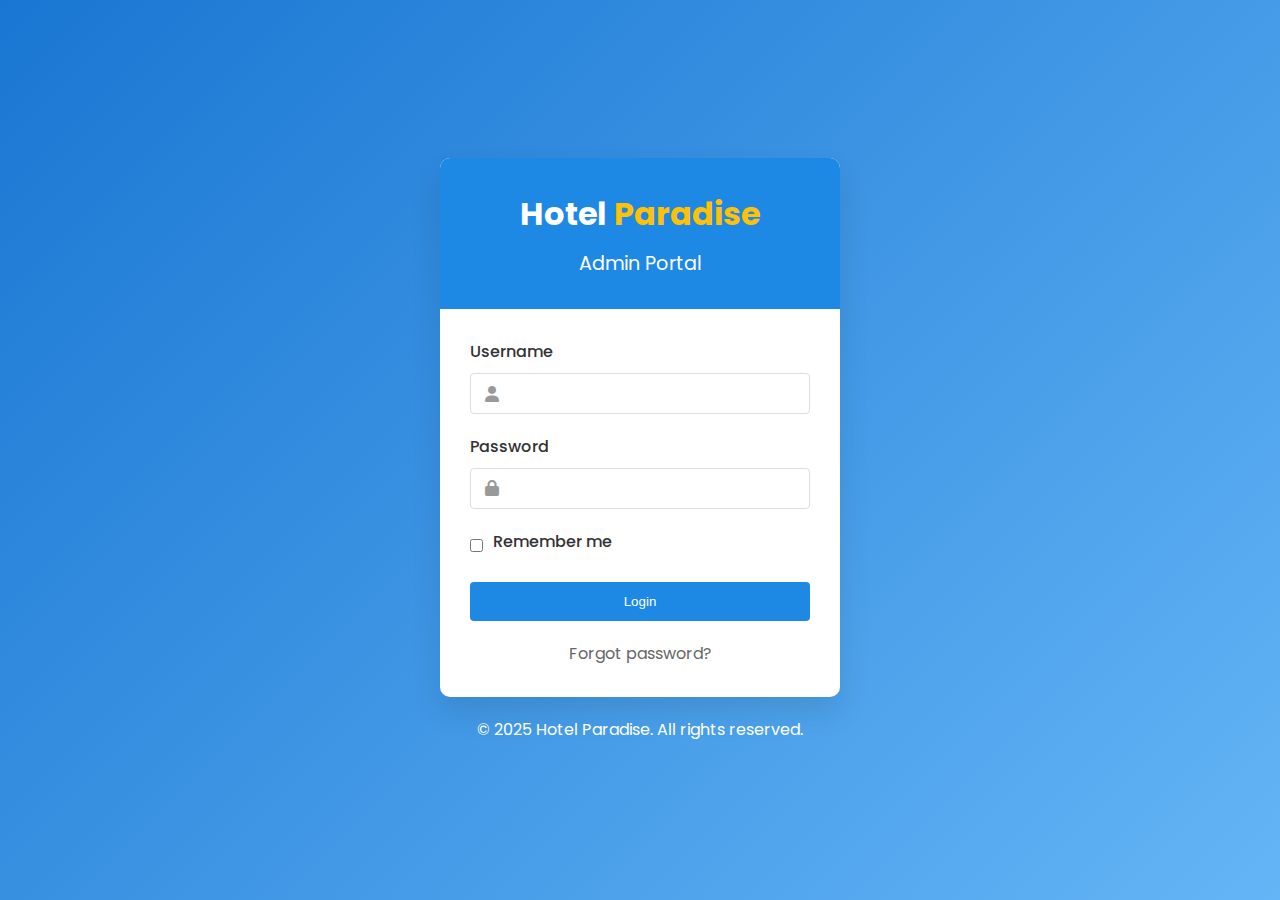
<file: admin/manage_rooms.html>
<!DOCTYPE html>
<html lang="en">
<head>
    <meta charset="UTF-8">
    <meta name="viewport" content="width=device-width, initial-scale=1.0">
    <title>Manage Rooms - Hotel Paradise Admin</title>
    <link rel="stylesheet" href="https://cdnjs.cloudflare.com/ajax/libs/font-awesome/6.0.0/css/all.min.css">
    <link href="https://fonts.googleapis.com/css2?family=Poppins:wght@300;400;500;600;700&display=swap" rel="stylesheet">
    <link rel="stylesheet" href="../css/admin.css">
</head>
<body>
    <div class="admin-container">
        <!-- Sidebar -->
        <aside class="sidebar">
            <div class="sidebar-header">
                <h2>Hotel <span>Paradise</span></h2>
                <span class="admin-title">Admin Portal</span>
            </div>
            <nav class="sidebar-nav">
                <ul>
                    <li>
                        <a href="dashboard.html"><i class="fas fa-tachometer-alt"></i> Dashboard</a>
                    </li>
                    <li>
                        <a href="manage-bookings.html"><i class="fas fa-calendar-check"></i> Bookings</a>
                    </li>
                    <li class="active">
                        <a href="manage-rooms.html"><i class="fas fa-bed"></i> Rooms</a>
                    </li>
                    <li>
                        <a href="settings.html"><i class="fas fa-cog"></i> Settings</a>
                    </li>
                    <li class="logout-link">
                        <a href="#" id="logout-btn"><i class="fas fa-sign-out-alt"></i> Logout</a>
                    </li>
                </ul>
            </nav>
        </aside>

        <!-- Main Content -->
        <main class="main-content">
            <header class="admin-header">
                <div class="hamburger-menu">
                    <i class="fas fa-bars"></i>
                </div>
                <div class="header-right">
                    <div class="admin-notification">
                        <i class="fas fa-bell"></i>
                        <span class="notification-badge">3</span>
                    </div>
                    <div class="admin-user">
                        <img src="https://randomuser.me/api/portraits/men/75.jpg" alt="Admin User">
                        <span>Admin User</span>
                        <i class="fas fa-chevron-down"></i>
                    </div>
                </div>
            </header>

            <div class="room-management">
                <div class="dashboard-header">
                    <h1>Manage Rooms</h1>
                    <button id="add-room-btn" class="btn-primary"><i class="fas fa-plus"></i> Add New Room</button>
                </div>

                <!-- Room Filters -->
                <div class="room-filters">
                    <div class="form-group">
                        <input type="text" id="search-room" placeholder="Search rooms..." class="form-control">
                    </div>
                    <div class="form-group">
                        <select id="filter-type" class="form-control">
                            <option value="">All Room Types</option>
                            <option value="Standard">Standard</option>
                            <option value="Deluxe">Deluxe</option>
                            <option value="Suite">Suite</option>
                            <option value="Executive">Executive</option>
                            <option value="Presidential">Presidential</option>
                        </select>
                    </div>
                    <div class="form-group">
                        <select id="filter-status" class="form-control">
                            <option value="">All Statuses</option>
                            <option value="available">Available</option>
                            <option value="booked">Booked</option>
                            <option value="maintenance">Maintenance</option>
                        </select>
                    </div>
                </div>

                <!-- Room Grid -->
                <div class="room-grid">
                    <!-- Rooms will be loaded here -->
                    <div class="loading">Loading rooms...</div>
                </div>
            </div>

            <!-- Room Modal -->
            <div id="room-modal" class="modal">
                <div class="modal-content">
                    <span class="close-modal">&times;</span>
                    <h2 id="modal-title">Add New Room</h2>
                    <form id="room-form">
                        <input type="hidden" id="room-id" name="room_id">

                        <div class="form-row">
                            <div class="form-group">
                                <label for="room-name">Room Name</label>
                                <input type="text" id="room-name" name="room_name" class="form-control" required>
                            </div>
                            <div class="form-group">
                                <label for="room-type">Room Type</label>
                                <select id="room-type" name="room_type" class="form-control" required>
                                    <option value="Standard">Standard</option>
                                    <option value="Deluxe">Deluxe</option>
                                    <option value="Suite">Suite</option>
                                    <option value="Executive">Executive</option>
                                    <option value="Presidential">Presidential</option>
                                </select>
                            </div>
                        </div>

                        <div class="form-row">
                            <div class="form-group">
                                <label for="room-price">Price Per Night ($)</label>
                                <input type="number" id="room-price" name="price" class="form-control" min="0" step="0.01" required>
                            </div>
                            <div class="form-group">
                                <label for="room-capacity">Capacity</label>
                                <input type="number" id="room-capacity" name="capacity" class="form-control" min="1" required>
                            </div>
                        </div>

                        <div class="form-row">
                            <div class="form-group">
                                <label for="room-beds">Number of Beds</label>
                                <input type="number" id="room-beds" name="beds" class="form-control" min="1" required>
                            </div>
                            <div class="form-group">
                                <label for="room-size">Room Size</label>
                                <input type="text" id="room-size" name="size" class="form-control" placeholder="e.g., 30m²" required>
                            </div>
                        </div>

                        <div class="form-group">
                            <label for="room-description">Description</label>
                            <textarea id="room-description" name="description" class="form-control" rows="4" required></textarea>
                        </div>

                        <div class="form-group">
                            <label for="room-main-image">Main Image URL</label>
                            <input type="url" id="room-main-image" name="main_image" class="form-control" required>
                        </div>

                        <div class="form-group">
                            <label>Additional Images URLs (one per line)</label>
                            <textarea id="room-images" name="images" class="form-control" rows="3"></textarea>
                        </div>

                        <div class="form-group">
                            <label>Amenities</label>
                            <div class="amenities-checkboxes" id="amenities-list">
                                <!-- Will be populated dynamically -->
                                <div class="loading">Loading amenities...</div>
                            </div>
                        </div>

                        <div class="form-group">
                            <label for="room-status">Status</label>
                            <select id="room-status" name="status" class="form-control" required>
                                <option value="available">Available</option>
                                <option value="booked">Booked</option>
                                <option value="maintenance">Maintenance</option>
                            </select>
                        </div>

                        <div class="form-actions">
                            <button type="button" class="btn-secondary" id="cancel-btn">Cancel</button>
                            <button type="submit" class="btn-primary" id="save-room-btn">Save Room</button>
                        </div>
                    </form>
                </div>
            </div>
        </main>
    </div>

    <!-- Scripts -->
    <script src="../js/admin.js"></script>
    <script>
        document.addEventListener('DOMContentLoaded', function() {
            // Room Modal
            const roomModal = document.getElementById('room-modal');
            const addRoomBtn = document.getElementById('add-room-btn');
            const closeModal = document.querySelector('.close-modal');
            const cancelBtn = document.getElementById('cancel-btn');
            const roomForm = document.getElementById('room-form');
            const modalTitle = document.getElementById('modal-title');
            const roomIdInput = document.getElementById('room-id');
            
            // Open modal for adding a new room
            addRoomBtn.addEventListener('click', function() {
                modalTitle.textContent = 'Add New Room';
                roomForm.reset();
                roomIdInput.value = '';
                roomModal.style.display = 'block';
                loadAmenities();
            });
            
            // Close modal
            closeModal.addEventListener('click', closeRoomModal);
            cancelBtn.addEventListener('click', closeRoomModal);
            
            window.addEventListener('click', function(e) {
                if (e.target === roomModal) {
                    closeRoomModal();
                }
            });
            
            function closeRoomModal() {
                roomModal.style.display = 'none';
            }
            
            // Room form submission
            roomForm.addEventListener('submit', function(e) {
                e.preventDefault();
                
                const formData = new FormData(roomForm);
                const roomData = {};
                
                // Convert FormData to object
                for (const [key, value] of formData.entries()) {
                    roomData[key] = value;
                }
                
                // Handle amenities
                roomData.amenities = [];
                const amenityCheckboxes = document.querySelectorAll('input[name="amenities"]:checked');
                amenityCheckboxes.forEach(checkbox => {
                    roomData.amenities.push(checkbox.value);
                });
                
                // Handle additional images
                if (roomData.images) {
                    roomData.images = roomData.images.split('\n').filter(url => url.trim() !== '');
                }
                
                // Determine if it's an add or update operation
                const action = roomData.room_id ? 'update_room' : 'add_room';
                
                // Send data to server
                fetch('../server/room_handler.php', {
                    method: 'POST',
                    headers: {
                        'Content-Type': 'application/json',
                        'Authorization': 'Bearer ' + getToken()
                    },
                    body: JSON.stringify({
                        action: action,
                        ...roomData
                    })
                })
                .then(response => response.json())
                .then(data => {
                    if (data.success) {
                        alert(action === 'add_room' ? 'Room added successfully!' : 'Room updated successfully!');
                        closeRoomModal();
                        loadRooms();
                    } else {
                        alert('Error: ' + data.message);
                    }
                })
                .catch(error => {
                    console.error('Error:', error);
                    alert('An error occurred. Please try again later.');
                });
            });
            
            // Load amenities for the form
            function loadAmenities() {
                const amenitiesList = document.getElementById('amenities-list');
                
                fetch('../server/api.php?action=get_amenities', {
                    headers: {
                        'Authorization': 'Bearer ' + getToken()
                    }
                })
                .then(response => response.json())
                .then(data => {
                    if (data.success) {
                        let html = '';
                        data.amenities.forEach(amenity => {
                            html += `
                                <div class="amenity-checkbox">
                                    <input type="checkbox" id="amenity-${amenity.id}" name="amenities" value="${amenity.id}">
                                    <label for="amenity-${amenity.id}">${amenity.name}</label>
                                </div>
                            `;
                        });
                        
                        amenitiesList.innerHTML = html;
                    } else {
                        amenitiesList.innerHTML = `<p>Error: ${data.message}</p>`;
                    }
                })
                .catch(error => {
                    console.error('Error:', error);
                    amenitiesList.innerHTML = '<p>Error loading amenities.</p>';
                });
            }
            
            // Filter functionality
            const searchInput = document.getElementById('search-room');
            const filterType = document.getElementById('filter-type');
            const filterStatus = document.getElementById('filter-status');
            
            searchInput.addEventListener('input', applyFilters);
            filterType.addEventListener('change', applyFilters);
            filterStatus.addEventListener('change', applyFilters);
            
            function applyFilters() {
                const searchTerm = searchInput.value.toLowerCase();
                const roomType = filterType.value;
                const status = filterStatus.value;
                
                const roomCards = document.querySelectorAll('.room-card');
                
                roomCards.forEach(card => {
                    const roomName = card.querySelector('h3').textContent.toLowerCase();
                    const cardRoomType = card.getAttribute('data-type').toLowerCase();
                    const cardStatus = card.getAttribute('data-status').toLowerCase();
                    
                    const matchesSearch = roomName.includes(searchTerm);
                    const matchesType = roomType === '' || cardRoomType === roomType.toLowerCase();
                    const matchesStatus = status === '' || cardStatus === status.toLowerCase();
                    
                    if (matchesSearch && matchesType && matchesStatus) {
                        card.style.display = '';
                    } else {
                        card.style.display = 'none';
                    }
                });
            }
            
            // Function to open room modal for editing
            window.openRoomModal = function(roomId) {
                modalTitle.textContent = 'Edit Room';
                
                // Fetch room details
                fetch(`../server/api.php?action=get_room_details&id=${roomId}`, {
                    headers: {
                        'Authorization': 'Bearer ' + getToken()
                    }
                })
                .then(response => response.json())
                .then(data => {
                    if (data.success) {
                        const room = data.room;
                        
                        // Populate form
                        roomIdInput.value = room.id;
                        document.getElementById('room-name').value = room.room_name;
                        document.getElementById('room-type').value = room.room_type;
                        document.getElementById('room-price').value = room.price;
                        document.getElementById('room-capacity').value = room.capacity;
                        document.getElementById('room-beds').value = room.beds;
                        document.getElementById('room-size').value = room.size;
                        document.getElementById('room-description').value = room.description;
                        document.getElementById('room-main-image').value = room.main_image;
                        document.getElementById('room-status').value = room.status;
                        
                        // Load additional images
                        if (room.images && room.images.length > 0) {
                            const imageUrls = room.images.map(img => img.image_url).join('\n');
                            document.getElementById('room-images').value = imageUrls;
                        } else {
                            document.getElementById('room-images').value = '';
                        }
                        
                        // Load amenities
                        loadAmenities().then(() => {
                            // Check amenities that belong to this room
                            if (room.amenities && room.amenities.length > 0) {
                                room.amenities.forEach(amenity => {
                                    const checkbox = document.getElementById(`amenity-${amenity.id}`);
                                    if (checkbox) checkbox.checked = true;
                                });
                            }
                        });
                        
                        roomModal.style.display = 'block';
                    } else {
                        alert('Error: ' + data.message);
                    }
                })
                .catch(error => {
                    console.error('Error:', error);
                    alert('An error occurred while loading room details.');
                });
            };
        });
    </script>
</body>
</html>
</file>
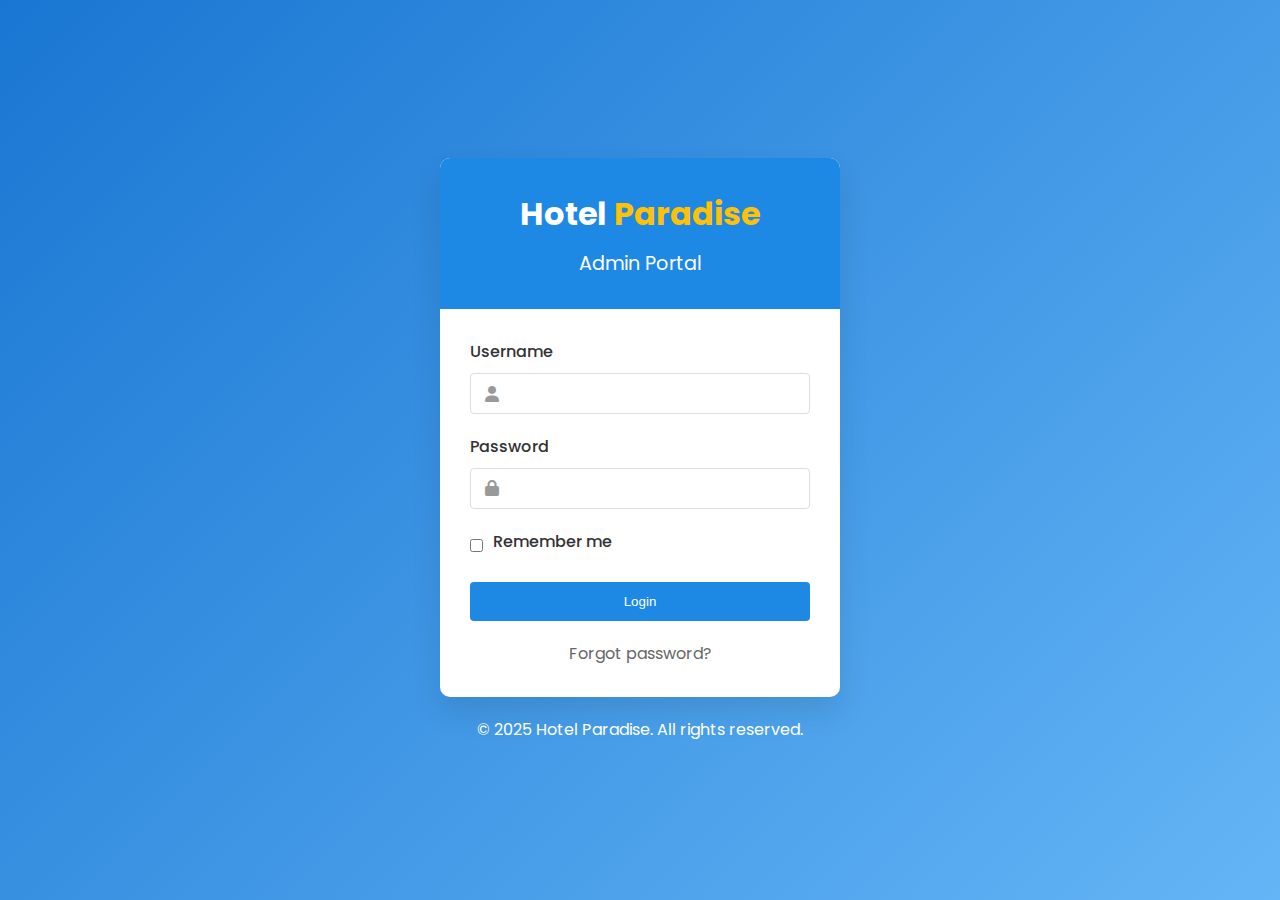
<file: admin/settings.html>
<!DOCTYPE html>
<html lang="en">
<head>
    <meta charset="UTF-8">
    <meta name="viewport" content="width=device-width, initial-scale=1.0">
    <title>Settings - Hotel Paradise Admin</title>
    <link rel="stylesheet" href="https://cdnjs.cloudflare.com/ajax/libs/font-awesome/6.0.0/css/all.min.css">
    <link href="https://fonts.googleapis.com/css2?family=Poppins:wght@300;400;500;600;700&display=swap" rel="stylesheet">
    <link rel="stylesheet" href="../css/admin.css">
</head>
<body>
    <div class="admin-container">
        <!-- Sidebar -->
        <aside class="sidebar">
            <div class="sidebar-header">
                <h2>Hotel <span>Paradise</span></h2>
                <span class="admin-title">Admin Portal</span>
            </div>
            <nav class="sidebar-nav">
                <ul>
                    <li>
                        <a href="dashboard.html"><i class="fas fa-tachometer-alt"></i> Dashboard</a>
                    </li>
                    <li>
                        <a href="manage-bookings.html"><i class="fas fa-calendar-check"></i> Bookings</a>
                    </li>
                    <li>
                        <a href="manage-rooms.html"><i class="fas fa-bed"></i> Rooms</a>
                    </li>
                    <li class="active">
                        <a href="settings.html"><i class="fas fa-cog"></i> Settings</a>
                    </li>
                    <li class="logout-link">
                        <a href="#" id="logout-btn"><i class="fas fa-sign-out-alt"></i> Logout</a>
                    </li>
                </ul>
            </nav>
        </aside>

        <!-- Main Content -->
        <main class="main-content">
            <header class="admin-header">
                <div class="hamburger-menu">
                    <i class="fas fa-bars"></i>
                </div>
                <div class="header-right">
                    <div class="admin-notification">
                        <i class="fas fa-bell"></i>
                        <span class="notification-badge">3</span>
                    </div>
                    <div class="admin-user">
                        <img src="https://randomuser.me/api/portraits/men/75.jpg" alt="Admin User">
                        <span>Admin User</span>
                        <i class="fas fa-chevron-down"></i>
                    </div>
                </div>
            </header>

            <div class="settings-content">
                <div class="dashboard-header">
                    <h1>Settings</h1>
                </div>

                <!-- Settings Tabs -->
                <div class="settings-tabs">
                    <button class="tab-btn active" data-tab="general">General</button>
                    <button class="tab-btn" data-tab="profile">Profile</button>
                    <button class="tab-btn" data-tab="security">Security</button>
                    <button class="tab-btn" data-tab="amenities">Amenities</button>
                    <button class="tab-btn" data-tab="notifications">Notifications</button>
                </div>

                <!-- Settings Content -->
                <div class="settings-panels">
                    <!-- General Settings -->
                    <div class="settings-panel active" id="general-panel">
                        <h2>General Settings</h2>
                        
                        <form id="general-settings-form" class="settings-form">
                            <div class="form-group">
                                <label for="hotel-name">Hotel Name</label>
                                <input type="text" id="hotel-name" name="hotel_name" class="form-control" value="Hotel Paradise">
                            </div>
                            
                            <div class="form-group">
                                <label for="hotel-address">Hotel Address</label>
                                <textarea id="hotel-address" name="hotel_address" class="form-control" rows="3">123 Paradise Street, City Name, Country</textarea>
                            </div>
                            
                            <div class="form-row">
                                <div class="form-group">
                                    <label for="contact-email">Contact Email</label>
                                    <input type="email" id="contact-email" name="contact_email" class="form-control" value="info@hotelparadise.com">
                                </div>
                                <div class="form-group">
                                    <label for="contact-phone">Contact Phone</label>
                                    <input type="tel" id="contact-phone" name="contact_phone" class="form-control" value="+1 (123) 456-7890">
                                </div>
                            </div>
                            
                            <div class="form-row">
                                <div class="form-group">
                                    <label for="check-in-time">Check-in Time</label>
                                    <input type="time" id="check-in-time" name="check_in_time" class="form-control" value="15:00">
                                </div>
                                <div class="form-group">
                                    <label for="check-out-time">Check-out Time</label>
                                    <input type="time" id="check-out-time" name="check_out_time" class="form-control" value="12:00">
                                </div>
                            </div>
                            
                            <div class="form-group">
                                <label for="tax-rate">Tax Rate (%)</label>
                                <input type="number" id="tax-rate" name="tax_rate" class="form-control" min="0" max="100" step="0.01" value="10">
                            </div>
                            
                            <div class="form-actions">
                                <button type="submit" class="btn-primary">Save Changes</button>
                            </div>
                        </form>
                    </div>
                    
                    <!-- Profile Settings -->
                    <div class="settings-panel" id="profile-panel">
                        <h2>Profile Settings</h2>
                        
                        <div class="profile-section">
                            <div class="profile-avatar">
                                <img src="https://randomuser.me/api/portraits/men/75.jpg" alt="Admin User">
                                <div class="avatar-upload">
                                    <label for="avatar-input" class="btn-secondary">Upload New Image</label>
                                    <input type="file" id="avatar-input" accept="image/*" style="display: none;">
                                </div>
                            </div>
                            
                            <form id="profile-form" class="settings-form">
                                <div class="form-row">
                                    <div class="form-group">
                                        <label for="profile-name">Full Name</label>
                                        <input type="text" id="profile-name" name="name" class="form-control" value="Admin User">
                                    </div>
                                    <div class="form-group">
                                        <label for="profile-username">Username</label>
                                        <input type="text" id="profile-username" name="username" class="form-control" value="admin">
                                    </div>
                                </div>
                                
                                <div class="form-row">
                                    <div class="form-group">
                                        <label for="profile-email">Email</label>
                                        <input type="email" id="profile-email" name="email" class="form-control" value="admin@hotelparadise.com">
                                    </div>
                                    <div class="form-group">
                                        <label for="profile-role">Role</label>
                                        <input type="text" id="profile-role" class="form-control" value="Administrator" readonly>
                                    </div>
                                </div>
                                
                                <div class="form-group">
                                    <label for="profile-bio">Bio</label>
                                    <textarea id="profile-bio" name="bio" class="form-control" rows="4">Hotel administrator with 5+ years of experience in hospitality management.</textarea>
                                </div>
                                
                                <div class="form-actions">
                                    <button type="submit" class="btn-primary">Update Profile</button>
                                </div>
                            </form>
                        </div>
                    </div>
                    
                    <!-- Security Settings -->
                    <div class="settings-panel" id="security-panel">
                        <h2>Security Settings</h2>
                        
                        <form id="password-form" class="settings-form">
                            <h3>Change Password</h3>
                            <div class="form-group">
                                <label for="current-password">Current Password</label>
                                <input type="password" id="current-password" name="current_password" class="form-control" required>
                            </div>
                            
                            <div class="form-row">
                                <div class="form-group">
                                    <label for="new-password">New Password</label>
                                    <input type="password" id="new-password" name="new_password" class="form-control" required>
                                </div>
                                <div class="form-group">
                                    <label for="confirm-password">Confirm New Password</label>
                                    <input type="password" id="confirm-password" name="confirm_password" class="form-control" required>
                                </div>
                            </div>
                            
                            <div class="form-actions">
                                <button type="submit" class="btn-primary">Change Password</button>
                            </div>
                        </form>
                        
                        <div class="security-options">
                            <h3>Additional Security</h3>
                            
                            <div class="toggle-option">
                                <div class="toggle-info">
                                    <h4>Two-Factor Authentication</h4>
                                    <p>Add an extra layer of security to your account</p>
                                </div>
                                <label class="switch">
                                    <input type="checkbox" id="two-factor-toggle">
                                    <span class="slider"></span>
                                </label>
                            </div>
                            
                            <div class="toggle-option">
                                <div class="toggle-info">
                                    <h4>Login Notifications</h4>
                                    <p>Receive email notifications when your account is accessed from a new device</p>
                                </div>
                                <label class="switch">
                                    <input type="checkbox" id="login-notify-toggle" checked>
                                    <span class="slider"></span>
                                </label>
                            </div>
                        </div>
                    </div>
                    
                    <!-- Amenities Management -->
                    <div class="settings-panel" id="amenities-panel">
                        <h2>Amenities Management</h2>
                        
                        <div class="amenities-actions">
                            <button id="add-amenity-btn" class="btn-primary"><i class="fas fa-plus"></i> Add New Amenity</button>
                        </div>
                        
                        <div class="amenities-table-container">
                            <table class="amenities-table">
                                <thead>
                                    <tr>
                                        <th>ID</th>
                                        <th>Name</th>
                                        <th>Icon</th>
                                        <th>Actions</th>
                                    </tr>
                                </thead>
                                <tbody id="amenities-list">
                                    <!-- Will be populated from the database -->
                                    <tr>
                                        <td colspan="4">Loading amenities...</td>
                                    </tr>
                                </tbody>
                            </table>
                        </div>
                        
                        <!-- Add/Edit Amenity Modal -->
                        <div id="amenity-modal" class="modal">
                            <div class="modal-content">
                                <span class="close-modal">&times;</span>
                                <h2 id="amenity-modal-title">Add New Amenity</h2>
                                <form id="amenity-form">
                                    <input type="hidden" id="amenity-id" name="id">
                                    
                                    <div class="form-group">
                                        <label for="amenity-name">Amenity Name</label>
                                        <input type="text" id="amenity-name" name="name" class="form-control" required>
                                    </div>
                                    
                                    <div class="form-group">
                                        <label for="amenity-icon">Icon Class (FontAwesome)</label>
                                        <input type="text" id="amenity-icon" name="icon" class="form-control" placeholder="fa-wifi" required>
                                        <div class="icon-preview">
                                            <i class="fas fa-wifi" id="icon-preview-element"></i>
                                        </div>
                                    </div>
                                    
                                    <div class="form-actions">
                                        <button type="button" class="btn-secondary" id="cancel-amenity-btn">Cancel</button>
                                        <button type="submit" class="btn-primary">Save Amenity</button>
                                    </div>
                                </form>
                            </div>
                        </div>
                    </div>
                    
                    <!-- Notification Settings -->
                    <div class="settings-panel" id="notifications-panel">
                        <h2>Notification Settings</h2>
                        
                        <div class="notification-settings">
                            <h3>Email Notifications</h3>
                            
                            <div class="toggle-option">
                                <div class="toggle-info">
                                    <h4>New Booking</h4>
                                    <p>Receive an email when a new booking is made</p>
                                </div>
                                <label class="switch">
                                    <input type="checkbox" id="new-booking-notify" checked>
                                    <span class="slider"></span>
                                </label>
                            </div>
                            
                            <div class="toggle-option">
                                <div class="toggle-info">
                                    <h4>Booking Cancellation</h4>
                                    <p>Receive an email when a booking is cancelled</p>
                                </div>
                                <label class="switch">
                                    <input type="checkbox" id="cancel-booking-notify" checked>
                                    <span class="slider"></span>
                                </label>
                            </div>
                            
                            <div class="toggle-option">
                                <div class="toggle-info">
                                    <h4>Low Occupancy Alert</h4>
                                    <p>Receive an alert when occupancy drops below a certain threshold</p>
                                </div>
                                <label class="switch">
                                    <input type="checkbox" id="occupancy-notify">
                                    <span class="slider"></span>
                                </label>
                            </div>
                            
                            <h3>System Notifications</h3>
                            
                            <div class="toggle-option">
                                <div class="toggle-info">
                                    <h4>Same-day Check-ins</h4>
                                    <p>Show a notification for guests checking in today</p>
                                </div>
                                <label class="switch">
                                    <input type="checkbox" id="checkin-notify" checked>
                                    <span class="slider"></span>
                                </label>
                            </div>
                            
                            <div class="toggle-option">
                                <div class="toggle-info">
                                    <h4>Same-day Check-outs</h4>
                                    <p>Show a notification for guests checking out today</p>
                                </div>
                                <label class="switch">
                                    <input type="checkbox" id="checkout-notify" checked>
                                    <span class="slider"></span>
                                </label>
                            </div>
                            
                            <div class="form-actions">
                                <button type="button" class="btn-primary" id="save-notifications-btn">Save Notification Settings</button>
                            </div>
                        </div>
                    </div>
                </div>
            </div>
        </main>
    </div>

    <!-- Scripts -->
    <script src="../js/admin.js"></script>
    <script>
        document.addEventListener('DOMContentLoaded', function() {
            // Settings Tabs
            const tabButtons = document.querySelectorAll('.tab-btn');
            const settingsPanels = document.querySelectorAll('.settings-panel');
            
            tabButtons.forEach(button => {
                button.addEventListener('click', function() {
                    // Remove active class from all buttons and panels
                    tabButtons.forEach(btn => btn.classList.remove('active'));
                    settingsPanels.forEach(panel => panel.classList.remove('active'));
                    
                    // Add active class to clicked button and corresponding panel
                    this.classList.add('active');
                    const tabId = this.getAttribute('data-tab');
                    document.getElementById(`${tabId}-panel`).classList.add('active');
                });
            });
            
            // General Settings Form
            const generalSettingsForm = document.getElementById('general-settings-form');
            if (generalSettingsForm) {
                generalSettingsForm.addEventListener('submit', function(e) {
                    e.preventDefault();
                    
                    const formData = new FormData(generalSettingsForm);
                    const settingsData = {};
                    
                    for (const [key, value] of formData.entries()) {
                        settingsData[key] = value;
                    }
                    
                    // Send data to server
                    fetch('../server/admin_handler.php', {
                        method: 'POST',
                        headers: {
                            'Content-Type': 'application/json',
                            'Authorization': 'Bearer ' + getToken()
                        },
                        body: JSON.stringify({
                            action: 'update_general_settings',
                            settings: settingsData
                        })
                    })
                    .then(response => response.json())
                    .then(data => {
                        if (data.success) {
                            alert('Settings updated successfully!');
                        } else {
                            alert('Error: ' + data.message);
                        }
                    })
                    .catch(error => {
                        console.error('Error:', error);
                        alert('An error occurred. Please try again later.');
                    });
                });
            }
            
            // Profile Form
            const profileForm = document.getElementById('profile-form');
            if (profileForm) {
                profileForm.addEventListener('submit', function(e) {
                    e.preventDefault();
                    
                    const formData = new FormData(profileForm);
                    const profileData = {};
                    
                    for (const [key, value] of formData.entries()) {
                        profileData[key] = value;
                    }
                    
                    // Send data to server
                    fetch('../server/admin_handler.php', {
                        method: 'POST',
                        headers: {
                            'Content-Type': 'application/json',
                            'Authorization': 'Bearer ' + getToken()
                        },
                        body: JSON.stringify({
                            action: 'update_profile',
                            profile: profileData
                        })
                    })
                    .then(response => response.json())
                    .then(data => {
                        if (data.success) {
                            alert('Profile updated successfully!');
                        } else {
                            alert('Error: ' + data.message);
                        }
                    })
                    .catch(error => {
                        console.error('Error:', error);
                        alert('An error occurred. Please try again later.');
                    });
                });
            }
            
            // Password Form
            const passwordForm = document.getElementById('password-form');
            if (passwordForm) {
                passwordForm.addEventListener('submit', function(e) {
                    e.preventDefault();
                    
                    const currentPassword = document.getElementById('current-password').value;
                    const newPassword = document.getElementById('new-password').value;
                    const confirmPassword = document.getElementById('confirm-password').value;
                    
                    if (newPassword !== confirmPassword) {
                        alert('New password and confirm password do not match.');
                        return;
                    }
                    
                    // Send data to server
                    fetch('../server/admin_handler.php', {
                        method: 'POST',
                        headers: {
                            'Content-Type': 'application/json',
                            'Authorization': 'Bearer ' + getToken()
                        },
                        body: JSON.stringify({
                            action: 'change_password',
                            current_password: currentPassword,
                            new_password: newPassword
                        })
                    })
                    .then(response => response.json())
                    .then(data => {
                        if (data.success) {
                            alert('Password changed successfully!');
                            passwordForm.reset();
                        } else {
                            alert('Error: ' + data.message);
                        }
                    })
                    .catch(error => {
                        console.error('Error:', error);
                        alert('An error occurred. Please try again later.');
                    });
                });
            }
            
            // Avatar Upload
            const avatarInput = document.getElementById('avatar-input');
            if (avatarInput) {
                avatarInput.addEventListener('change', function() {
                    if (this.files && this.files[0]) {
                        const file = this.files[0];
                        
                        // Create FormData
                        const formData = new FormData();
                        formData.append('action', 'upload_avatar');
                        formData.append('avatar', file);
                        
                        // Send file to server
                        fetch('../server/admin_handler.php', {
                            method: 'POST',
                            headers: {
                                'Authorization': 'Bearer ' + getToken()
                            },
                            body: formData
                        })
                        .then(response => response.json())
                        .then(data => {
                            if (data.success) {
                                // Update avatar preview
                                document.querySelector('.profile-avatar img').src = data.avatar_url;
                                alert('Avatar updated successfully!');
                            } else {
                                alert('Error: ' + data.message);
                            }
                        })
                        .catch(error => {
                            console.error('Error:', error);
                            alert('An error occurred. Please try again later.');
                        });
                    }
                });
            }
            
            // Icon Preview
            const amenityIcon = document.getElementById('amenity-icon');
            const iconPreview = document.getElementById('icon-preview-element');
            
            if (amenityIcon && iconPreview) {
                amenityIcon.addEventListener('input', function() {
                    const iconClass = this.value;
                    iconPreview.className = '';
                    iconPreview.classList.add('fas', iconClass);
                });
            }
            
            // Load Amenities
            loadAmenities();
            
            // Amenity Modal
            const amenityModal = document.getElementById('amenity-modal');
            const addAmenityBtn = document.getElementById('add-amenity-btn');
            const closeAmenityModal = amenityModal.querySelector('.close-modal');
            const cancelAmenityBtn = document.getElementById('cancel-amenity-btn');
            const amenityForm = document.getElementById('amenity-form');
            const amenityModalTitle = document.getElementById('amenity-modal-title');
            
            addAmenityBtn.addEventListener('click', function() {
                amenityModalTitle.textContent = 'Add New Amenity';
                amenityForm.reset();
                document.getElementById('amenity-id').value = '';
                amenityModal.style.display = 'block';
            });
            
            closeAmenityModal.addEventListener('click', closeAmenityModal);
            cancelAmenityBtn.addEventListener('click', closeAmenityModal);
            
            function closeAmenityModal() {
                amenityModal.style.display = 'none';
            }
            
            // Amenity Form
            amenityForm.addEventListener('submit', function(e) {
                e.preventDefault();
                
                const amenityId = document.getElementById('amenity-id').value;
                const amenityName = document.getElementById('amenity-name').value;
                const amenityIcon = document.getElementById('amenity-icon').value;
                
                const action = amenityId ? 'update_amenity' : 'add_amenity';
                
                // Send data to server
                fetch('../server/admin_handler.php', {
                    method: 'POST',
                    headers: {
                        'Content-Type': 'application/json',
                        'Authorization': 'Bearer ' + getToken()
                    },
                    body: JSON.stringify({
                        action: action,
                        id: amenityId,
                        name: amenityName,
                        icon: amenityIcon
                    })
                })
                .then(response => response.json())
                .then(data => {
                    if (data.success) {
                        alert(amenityId ? 'Amenity updated successfully!' : 'Amenity added successfully!');
                        closeAmenityModal();
                        loadAmenities();
                    } else {
                        alert('Error: ' + data.message);
                    }
                })
                .catch(error => {
                    console.error('Error:', error);
                    alert('An error occurred. Please try again later.');
                });
            });
            
            // Save Notification Settings
            const saveNotificationsBtn = document.getElementById('save-notifications-btn');
            if (saveNotificationsBtn) {
                saveNotificationsBtn.addEventListener('click', function() {
                    const notificationSettings = {
                        new_booking: document.getElementById('new-booking-notify').checked,
                        cancel_booking: document.getElementById('cancel-booking-notify').checked,
                        low_occupancy: document.getElementById('occupancy-notify').checked,
                        checkin_notify: document.getElementById('checkin-notify').checked,
                        checkout_notify: document.getElementById('checkout-notify').checked
                    };
                    
                    // Send data to server
                    fetch('../server/admin_handler.php', {
                        method: 'POST',
                        headers: {
                            'Content-Type': 'application/json',
                            'Authorization': 'Bearer ' + getToken()
                        },
                        body: JSON.stringify({
                            action: 'update_notification_settings',
                            settings: notificationSettings
                        })
                    })
                    .then(response => response.json())
                    .then(data => {
                        if (data.success) {
                            alert('Notification settings updated successfully!');
                        } else {
                            alert('Error: ' + data.message);
                        }
                    })
                    .catch(error => {
                        console.error('Error:', error);
                        alert('An error occurred. Please try again later.');
                    });
                });
            }
        });
        
        // Load amenities
        function loadAmenities() {
            const amenitiesList = document.getElementById('amenities-list');
            if (!amenitiesList) return;
            
            fetch('../server/api.php?action=get_amenities', {
                headers: {
                    'Authorization': 'Bearer ' + getToken()
                }
            })
            .then(response => response.json())
            .then(data => {
                if (data.success) {
                    if (data.amenities.length === 0) {
                        amenitiesList.innerHTML = '<tr><td colspan="4">No amenities found.</td></tr>';
                        return;
                    }
                    
                    let html = '';
                    data.amenities.forEach(amenity => {
                        html += `
                            <tr>
                                <td>${amenity.id}</td>
                                <td>${amenity.name}</td>
                                <td><i class="fas ${amenity.icon}"></i> ${amenity.icon}</td>
                                <td>
                                    <button class="btn-primary btn-sm" onclick="editAmenity(${amenity.id})">Edit</button>
                                    <button class="btn-danger btn-sm" onclick="if(confirm('Are you sure you want to delete this amenity?')) deleteAmenity(${amenity.id})">Delete</button>
                                </td>
                            </tr>
                        `;
                    });
                    
                    amenitiesList.innerHTML = html;
                } else {
                    amenitiesList.innerHTML = `<tr><td colspan="4">Error: ${data.message}</td></tr>`;
                }
            })
            .catch(error => {
                console.error('Error:', error);
                amenitiesList.innerHTML = '<tr><td colspan="4">Error loading amenities.</td></tr>';
            });
        }
        
        // Edit amenity
        window.editAmenity = function(amenityId) {
            fetch(`../server/api.php?action=get_amenity&id=${amenityId}`, {
                headers: {
                    'Authorization': 'Bearer ' + getToken()
                }
            })
            .then(response => response.json())
            .then(data => {
                if (data.success) {
                    const amenity = data.amenity;
                    
                    document.getElementById('amenity-modal-title').textContent = 'Edit Amenity';
                    document.getElementById('amenity-id').value = amenity.id;
                    document.getElementById('amenity-name').value = amenity.name;
                    document.getElementById('amenity-icon').value = amenity.icon;
                    
                    // Update icon preview
                    const iconPreview = document.getElementById('icon-preview-element');
                    iconPreview.className = '';
                    iconPreview.classList.add('fas', amenity.icon);
                    
                    document.getElementById('amenity-modal').style.display = 'block';
                } else {
                    alert('Error: ' + data.message);
                }
            })
            .catch(error => {
                console.error('Error:', error);
                alert('An error occurred while loading amenity details.');
            });
        };
        
        // Delete amenity
        window.deleteAmenity = function(amenityId) {
            fetch('../server/admin_handler.php', {
                method: 'POST',
                headers: {
                    'Content-Type': 'application/json',
                    'Authorization': 'Bearer ' + getToken()
                },
                body: JSON.stringify({
                    action: 'delete_amenity',
                    id: amenityId
                })
            })
            .then(response => response.json())
            .then(data => {
                if (data.success) {
                    alert('Amenity deleted successfully!');
                    loadAmenities();
                } else {
                    alert('Error: ' + data.message);
                }
            })
            .catch(error => {
                console.error('Error:', error);
                alert('An error occurred. Please try again later.');
            });
        };
    </script>
</body>
</html>
</file>
<file: css/admin.css>
/* Admin Panel Styles */
:root {
    --primary-color: #1E88E5;
    --secondary-color: #FFC107;
    --dark-color: #333;
    --light-color: #f4f4f4;
    --success-color: #4CAF50;
    --danger-color: #F44336;
    --warning-color: #FF9800;
    --info-color: #2196F3;
    --sidebar-width: 250px;
    --header-height: 70px;
    --box-shadow: 0 5px 15px rgba(0, 0, 0, 0.1);
    --border-radius: 4px;
    --transition: all 0.3s ease;
}

* {
    margin: 0;
    padding: 0;
    box-sizing: border-box;
}

body {
    font-family: 'Poppins', sans-serif;
    line-height: 1.6;
    color: var(--dark-color);
    background-color: #f8f9fa;
}

a {
    text-decoration: none;
    color: var(--primary-color);
}

ul {
    list-style: none;
}

img {
    max-width: 100%;
}

.btn-primary {
    display: inline-block;
    background-color: var(--primary-color);
    color: white;
    padding: 12px 24px;
    border-radius: var(--border-radius);
    border: none;
    cursor: pointer;
    transition: var(--transition);
    font-weight: 500;
}

.btn-primary:hover {
    background-color: #1976D2;
}

.btn-secondary {
    display: inline-block;
    background-color: white;
    color: var(--primary-color);
    border: 2px solid var(--primary-color);
    padding: 10px 22px;
    border-radius: var(--border-radius);
    cursor: pointer;
    transition: var(--transition);
    font-weight: 500;
}

.btn-secondary:hover {
    background-color: var(--primary-color);
    color: white;
}

.btn-danger {
    background-color: var(--danger-color);
    color: white;
}

.btn-danger:hover {
    background-color: #d32f2f;
}

.btn-success {
    background-color: var(--success-color);
    color: white;
}

.btn-success:hover {
    background-color: #388e3c;
}

.btn-warning {
    background-color: var(--warning-color);
    color: white;
}

.btn-warning:hover {
    background-color: #f57c00;
}

.btn-block {
    display: block;
    width: 100%;
    text-align: center;
}

/* Admin Login Page */
.login-page {
    background: linear-gradient(135deg, #1976d2, #64b5f6);
    height: 100vh;
    display: flex;
    justify-content: center;
    align-items: center;
    flex-direction: column;
}

.login-container {
    width: 100%;
    max-width: 400px;
    background-color: white;
    border-radius: 10px;
    box-shadow: 0 15px 30px rgba(0, 0, 0, 0.1);
    overflow: hidden;
}

.login-header {
    background-color: var(--primary-color);
    color: white;
    padding: 30px 20px;
    text-align: center;
}

.login-header h1 {
    font-size: 2rem;
    margin-bottom: 10px;
}

.login-header h1 span {
    color: var(--secondary-color);
}

.login-header h2 {
    font-size: 1.2rem;
    font-weight: 400;
}

.login-form-container {
    padding: 30px;
}

.login-form .form-group {
    margin-bottom: 20px;
}

.login-form label {
    display: block;
    margin-bottom: 8px;
    font-weight: 500;
}

.input-with-icon {
    position: relative;
}

.input-with-icon i {
    position: absolute;
    left: 15px;
    top: 50%;
    transform: translateY(-50%);
    color: #999;
}

.input-with-icon input {
    padding-left: 40px;
}

.login-form input[type="text"],
.login-form input[type="password"],
.login-form input[type="email"] {
    width: 100%;
    padding: 12px 15px;
    border: 1px solid #ddd;
    border-radius: var(--border-radius);
    transition: var(--transition);
}

.login-form input:focus {
    border-color: var(--primary-color);
    outline: none;
    box-shadow: 0 0 0 2px rgba(30, 136, 229, 0.2);
}

.remember-me {
    display: flex;
    align-items: center;
}

.remember-me input {
    margin-right: 10px;
}

.login-footer {
    text-align: center;
    margin-top: 20px;
}

.forgot-password {
    color: #666;
    transition: var(--transition);
}

.forgot-password:hover {
    color: var(--primary-color);
}

.login-footer-text {
    color: white;
    margin-top: 20px;
    text-align: center;
}

/* Admin Dashboard Layout */
.admin-container {
    display: flex;
    min-height: 100vh;
}

.sidebar {
    width: var(--sidebar-width);
    background-color: white;
    box-shadow: 2px 0 5px rgba(0, 0, 0, 0.1);
    position: fixed;
    top: 0;
    left: 0;
    height: 100%;
    transition: var(--transition);
    z-index: 900;
}

.sidebar-header {
    padding: 20px;
    border-bottom: 1px solid #eee;
}

.sidebar-header h2 {
    font-size: 1.5rem;
}

.sidebar-header span {
    color: var(--primary-color);
}

.admin-title {
    display: block;
    font-size: 0.9rem;
    color: #666;
    margin-top: 5px;
}

.sidebar-nav {
    margin-top: 20px;
}

.sidebar-nav ul li {
    margin-bottom: 5px;
}

.sidebar-nav ul li a {
    display: flex;
    align-items: center;
    padding: 12px 20px;
    color: var(--dark-color);
    transition: var(--transition);
}

.sidebar-nav ul li a i {
    margin-right: 10px;
    width: 20px;
    text-align: center;
}

.sidebar-nav ul li a:hover {
    background-color: #f8f9fa;
    color: var(--primary-color);
}

.sidebar-nav ul li.active a {
    background-color: var(--primary-color);
    color: white;
    border-right: 4px solid var(--secondary-color);
}

.logout-link {
    margin-top: 20px;
}

.main-content {
    flex: 1;
    margin-left: var(--sidebar-width);
    transition: var(--transition);
}

.admin-header {
    height: var(--header-height);
    background-color: white;
    box-shadow: 0 2px 5px rgba(0, 0, 0, 0.1);
    padding: 0 30px;
    display: flex;
    align-items: center;
    justify-content: space-between;
    position: sticky;
    top: 0;
    z-index: 800;
}

.hamburger-menu {
    display: none;
    cursor: pointer;
    font-size: 1.5rem;
}

.header-right {
    display: flex;
    align-items: center;
}

.admin-notification {
    position: relative;
    margin-right: 20px;
    cursor: pointer;
}

.notification-badge {
    position: absolute;
    top: -8px;
    right: -8px;
    background-color: var(--danger-color);
    color: white;
    width: 18px;
    height: 18px;
    border-radius: 50%;
    display: flex;
    align-items: center;
    justify-content: center;
    font-size: 0.7rem;
}

.admin-user {
    display: flex;
    align-items: center;
    cursor: pointer;
}

.admin-user img {
    width: 40px;
    height: 40px;
    border-radius: 50%;
    margin-right: 10px;
}

.admin-user i {
    margin-left: 10px;
    font-size: 0.8rem;
}

.dashboard-content {
    padding: 30px;
}

.dashboard-header {
    display: flex;
    justify-content: space-between;
    align-items: center;
    margin-bottom: 30px;
}

.dashboard-header h1 {
    font-size: 2rem;
}

.date-picker input {
    padding: 8px 12px;
    border: 1px solid #ddd;
    border-radius: var(--border-radius);
}

/* Stats Cards */
.stats-cards {
    display: grid;
    grid-template-columns: repeat(auto-fit, minmax(250px, 1fr));
    gap: 20px;
    margin-bottom: 30px;
}

.stats-card {
    background-color: white;
    padding: 20px;
    border-radius: var(--border-radius);
    box-shadow: var(--box-shadow);
    display: flex;
    justify-content: space-between;
}

.stats-info h3 {
    font-size: 1rem;
    color: #666;
    margin-bottom: 10px;
}

.stats-info h2 {
    font-size: 1.8rem;
    margin-bottom: 10px;
}

.stats-info p {
    font-size: 0.9rem;
    color: #666;
}

.stats-change {
    font-weight: 500;
}

.stats-change.positive {
    color: var(--success-color);
}

.stats-change.negative {
    color: var(--danger-color);
}

.stats-icon {
    display: flex;
    align-items: center;
    justify-content: center;
    width: 60px;
    height: 60px;
    background-color: rgba(30, 136, 229, 0.1);
    border-radius: 50%;
    color: var(--primary-color);
    font-size: 1.5rem;
}

.bookings-card .stats-icon {
    background-color: rgba(30, 136, 229, 0.1);
    color: var(--primary-color);
}

.revenue-card .stats-icon {
    background-color: rgba(76, 175, 80, 0.1);
    color: var(--success-color);
}

.occupancy-card .stats-icon {
    background-color: rgba(255, 193, 7, 0.1);
    color: var(--warning-color);
}

.guests-card .stats-icon {
    background-color: rgba(33, 150, 243, 0.1);
    color: var(--info-color);
}

/* Dashboard Row & Column Layout */
.dashboard-row {
    display: flex;
    flex-wrap: wrap;
    gap: 20px;
    margin-bottom: 30px;
}

.dashboard-col {
    flex: 1;
    min-width: 300px;
}

.dashboard-col.full-width {
    width: 100%;
}

.dashboard-card {
    background-color: white;
    border-radius: var(--border-radius);
    box-shadow: var(--box-shadow);
    overflow: hidden;
}

.card-header {
    padding: 20px;
    border-bottom: 1px solid #eee;
    display: flex;
    justify-content: space-between;
    align-items: center;
}

.card-header h3 {
    font-size: 1.2rem;
}

.view-all {
    font-size: 0.9rem;
}

.card-content {
    padding: 20px;
}

/* Recent Bookings Table */
.recent-bookings table {
    width: 100%;
    border-collapse: collapse;
}

.recent-bookings th, .recent-bookings td {
    padding: 12px 15px;
    text-align: left;
    border-bottom: 1px solid #eee;
}

.recent-bookings th {
    font-weight: 500;
    color: #666;
    background-color: #f9f9f9;
}

.recent-bookings tr:last-child td {
    border-bottom: none;
}

.recent-bookings .status {
    display: inline-block;
    padding: 5px 10px;
    border-radius: 20px;
    font-size: 0.8rem;
    font-weight: 500;
}

.status.confirmed {
    background-color: rgba(76, 175, 80, 0.1);
    color: var(--success-color);
}

.status.pending {
    background-color: rgba(255, 152, 0, 0.1);
    color: var(--warning-color);
}

.status.cancelled {
    background-color: rgba(244, 67, 54, 0.1);
    color: var(--danger-color);
}

/* Chart Container */
.chart-period {
    display: flex;
    gap: 5px;
}

.period-btn {
    background-color: #f1f1f1;
    border: none;
    padding: 5px 10px;
    border-radius: var(--border-radius);
    cursor: pointer;
    font-size: 0.8rem;
}

.period-btn.active {
    background-color: var(--primary-color);
    color: white;
}

.chart-container {
    height: 300px;
}

/* Room Status Grid */
.room-status-grid {
    display: grid;
    grid-template-columns: repeat(auto-fill, minmax(150px, 1fr));
    gap: 15px;
}

.room-status-item {
    background-color: #f9f9f9;
    border-radius: var(--border-radius);
    padding: 15px;
    text-align: center;
    position: relative;
    overflow: hidden;
    transition: var(--transition);
}

.room-status-item:hover {
    transform: translateY(-3px);
    box-shadow: var(--box-shadow);
}

.room-status-item::before {
    content: '';
    position: absolute;
    top: 0;
    left: 0;
    width: 5px;
    height: 100%;
}

.room-status-item.available::before {
    background-color: var(--success-color);
}

.room-status-item.booked::before {
    background-color: var(--primary-color);
}

.room-status-item.maintenance::before {
    background-color: var(--warning-color);
}

.room-number {
    font-size: 1.1rem;
    font-weight: 600;
    margin-bottom: 5px;
}

.room-type {
    font-size: 0.8rem;
    color: #666;
    margin-bottom: 10px;
}

.room-status {
    font-size: 0.8rem;
    font-weight: 500;
}

.status-available {
    color: var(--success-color);
}

.status-booked {
    color: var(--primary-color);
}

.status-maintenance {
    color: var(--warning-color);
}

.room-status-details {
    margin-top: 10px;
    font-size: 0.8rem;
    color: #666;
}

/* Activity Timeline */
.activity-timeline {
    position: relative;
    padding-left: 30px;
}

.activity-timeline::before {
    content: '';
    position: absolute;
    left: 0;
    top: 0;
    width: 2px;
    height: 100%;
    background-color: #eee;
}

.activity-item {
    position: relative;
    margin-bottom: 20px;
    padding-bottom: 20px;
    border-bottom: 1px dashed #eee;
}

.activity-item:last-child {
    margin-bottom: 0;
    padding-bottom: 0;
    border-bottom: none;
}

.activity-item::before {
    content: '';
    position: absolute;
    left: -34px;
    top: 0;
    width: 10px;
    height: 10px;
    border-radius: 50%;
    background-color: var(--primary-color);
    border: 2px solid white;
}

.activity-time {
    font-size: 0.8rem;
    color: #666;
    margin-bottom: 5px;
}

.activity-text {
    margin-bottom: 5px;
}

.activity-user {
    display: flex;
    align-items: center;
    font-size: 0.8rem;
    color: #666;
}

.activity-user img {
    width: 20px;
    height: 20px;
    border-radius: 50%;
    margin-right: 5px;
}

/* Room Management */
.room-filters {
    display: flex;
    margin-bottom: 20px;
}

.room-filters .form-group {
    margin-right: 15px;
}

.room-grid {
    display: grid;
    grid-template-columns: repeat(auto-fill, minmax(300px, 1fr));
    gap: 20px;
}

.room-actions {
    display: flex;
    justify-content: flex-end;
    gap: 10px;
}

/* Form Styles */
.form-group {
    margin-bottom: 20px;
}

.form-group label {
    display: block;
    margin-bottom: 8px;
    font-weight: 500;
}

.form-control {
    width: 100%;
    padding: 10px;
    border: 1px solid #ddd;
    border-radius: var(--border-radius);
    transition: var(--transition);
}

.form-control:focus {
    border-color: var(--primary-color);
    outline: none;
    box-shadow: 0 0 0 2px rgba(30, 136, 229, 0.2);
}

/* Responsive Admin Panel */
@media screen and (max-width: 991px) {
    .sidebar {
        transform: translateX(-100%);
    }
    
    .sidebar.active {
        transform: translateX(0);
    }
    
    .main-content {
        margin-left: 0;
    }
    
    .hamburger-menu {
        display: block;
    }
    
    .stats-cards {
        grid-template-columns: repeat(auto-fit, minmax(200px, 1fr));
    }
}

@media screen and (max-width: 768px) {
    .stats-cards {
        grid-template-columns: 1fr 1fr;
    }
    
    .dashboard-row {
        flex-direction: column;
    }
}

@media screen and (max-width: 576px) {
    .stats-cards {
        grid-template-columns: 1fr;
    }
    
    .admin-header {
        padding: 0 15px;
    }
    
    .dashboard-content {
        padding: 20px;
    }
    
    .dashboard-header {
        flex-direction: column;
        align-items: flex-start;
    }
    
    .date-picker {
        margin-top: 10px;
    }
    
    .room-status-grid {
        grid-template-columns: repeat(auto-fill, minmax(130px, 1fr));
    }
}
</file>
<file: css/style.css>
/* Base Styles */
:root {
    --primary-color: #1E88E5;
    --secondary-color: #FFC107;
    --dark-color: #333;
    --light-color: #f4f4f4;
    --success-color: #4CAF50;
    --danger-color: #F44336;
    --warning-color: #FF9800;
    --info-color: #2196F3;
    --box-shadow: 0 5px 15px rgba(0, 0, 0, 0.1);
    --border-radius: 4px;
    --transition: all 0.3s ease;
}

* {
    margin: 0;
    padding: 0;
    box-sizing: border-box;
}

body {
    font-family: 'Poppins', sans-serif;
    line-height: 1.6;
    color: var(--dark-color);
    background-color: #f9f9f9;
}

a {
    text-decoration: none;
    color: var(--primary-color);
}

ul {
    list-style: none;
}

img {
    max-width: 100%;
}

.container {
    max-width: 1200px;
    margin: 0 auto;
    padding: 0 20px;
}

.btn-primary {
    display: inline-block;
    background-color: var(--primary-color);
    color: white;
    padding: 12px 24px;
    border-radius: var(--border-radius);
    border: none;
    cursor: pointer;
    transition: var(--transition);
    font-weight: 500;
}

.btn-primary:hover {
    background-color: #1976D2;
    transform: translateY(-3px);
    box-shadow: var(--box-shadow);
}

.btn-secondary {
    display: inline-block;
    background-color: white;
    color: var(--primary-color);
    border: 2px solid var(--primary-color);
    padding: 10px 22px;
    border-radius: var(--border-radius);
    cursor: pointer;
    transition: var(--transition);
    font-weight: 500;
}

.btn-secondary:hover {
    background-color: var(--primary-color);
    color: white;
}

.btn-block {
    display: block;
    width: 100%;
    text-align: center;
}

.section-header {
    text-align: center;
    margin-bottom: 40px;
}

.section-header h2 {
    font-size: 2.5rem;
    margin-bottom: 10px;
    color: var(--dark-color);
    position: relative;
}

.section-header h2::after {
    content: '';
    display: block;
    width: 80px;
    height: 3px;
    background-color: var(--primary-color);
    margin: 10px auto;
}

.section-header p {
    color: #666;
    font-size: 1.1rem;
}

/* Header Styles */
header {
    background-color: white;
    box-shadow: 0 2px 5px rgba(0, 0, 0, 0.1);
    position: sticky;
    top: 0;
    z-index: 100;
}

.header-container {
    display: flex;
    justify-content: space-between;
    align-items: center;
    max-width: 1200px;
    margin: 0 auto;
    padding: 15px 20px;
}

.logo h1 {
    font-size: 1.8rem;
    font-weight: 700;
    color: var(--dark-color);
}

.logo h1 span {
    color: var(--primary-color);
}

.nav-links {
    display: flex;
}

.nav-links li {
    margin: 0 15px;
}

.nav-links a {
    color: var(--dark-color);
    font-weight: 500;
    transition: var(--transition);
    padding-bottom: 5px;
    position: relative;
}

.nav-links a:hover, .nav-links a.active {
    color: var(--primary-color);
}

.nav-links a.active::after {
    content: '';
    position: absolute;
    left: 0;
    bottom: -5px;
    width: 100%;
    height: 2px;
    background-color: var(--primary-color);
}

.hamburger {
    display: none;
    cursor: pointer;
}

.bar {
    display: block;
    width: 25px;
    height: 3px;
    margin: 5px auto;
    transition: var(--transition);
    background-color: var(--dark-color);
}

/* Hero Section */
.hero {
    height: 80vh;
    background-image: linear-gradient(rgba(0, 0, 0, 0.5), rgba(0, 0, 0, 0.5)), 
                      url('https://images.unsplash.com/photo-1566073771259-6a8506099945?ixlib=rb-4.0.3&ixid=M3wxMjA3fDB8MHxwaG90by1wYWdlfHx8fGVufDB8fHx8fA%3D%3D&auto=format&fit=crop&w=1170&q=80');
    background-size: cover;
    background-position: center;
    display: flex;
    justify-content: center;
    align-items: center;
    color: white;
    text-align: center;
}

.hero-content {
    max-width: 800px;
    padding: 0 20px;
}

.hero-content h1 {
    font-size: 3.5rem;
    font-weight: 700;
    margin-bottom: 20px;
    text-shadow: 2px 2px 5px rgba(0, 0, 0, 0.5);
}

.hero-content p {
    font-size: 1.2rem;
    margin-bottom: 30px;
    text-shadow: 1px 1px 3px rgba(0, 0, 0, 0.5);
}

/* Booking Widget */
.booking-widget {
    margin-top: -50px;
    margin-bottom: 50px;
}

.booking-form {
    display: flex;
    flex-wrap: wrap;
    background-color: white;
    padding: 30px;
    border-radius: var(--border-radius);
    box-shadow: var(--box-shadow);
}

.booking-form .form-group {
    flex: 1;
    margin: 0 10px;
    min-width: 150px;
}

.booking-form label {
    display: block;
    font-weight: 500;
    margin-bottom: 8px;
}

.booking-form input, .booking-form select {
    width: 100%;
    padding: 12px;
    border: 1px solid #ddd;
    border-radius: var(--border-radius);
    transition: var(--transition);
}

.booking-form input:focus, .booking-form select:focus {
    border-color: var(--primary-color);
    outline: none;
    box-shadow: 0 0 0 2px rgba(30, 136, 229, 0.2);
}

.booking-form button {
    margin-top: 24px;
}

/* Featured Rooms */
.featured-rooms {
    padding: 80px 0;
}

.rooms-grid {
    display: grid;
    grid-template-columns: repeat(auto-fill, minmax(350px, 1fr));
    gap: 30px;
    margin-top: 40px;
}

.room-card {
    background-color: white;
    border-radius: var(--border-radius);
    overflow: hidden;
    box-shadow: var(--box-shadow);
    transition: var(--transition);
}

.room-card:hover {
    transform: translateY(-10px);
    box-shadow: 0 10px 20px rgba(0, 0, 0, 0.2);
}

.room-image {
    height: 250px;
    overflow: hidden;
}

.room-image img {
    width: 100%;
    height: 100%;
    object-fit: cover;
    transition: transform 0.5s ease;
}

.room-card:hover .room-image img {
    transform: scale(1.1);
}

.room-details {
    padding: 20px;
}

.room-name {
    font-size: 1.5rem;
    font-weight: 600;
    margin-bottom: 10px;
}

.room-type {
    color: var(--primary-color);
    font-weight: 500;
    margin-bottom: 10px;
}

.room-price {
    font-size: 1.2rem;
    font-weight: 600;
    color: var(--dark-color);
    margin-bottom: 15px;
}

.room-price span {
    font-size: 0.9rem;
    font-weight: 400;
    color: #666;
}

.room-features {
    display: flex;
    margin-bottom: 15px;
}

.room-feature {
    display: flex;
    align-items: center;
    margin-right: 15px;
    color: #666;
}

.room-feature i {
    margin-right: 5px;
    color: var(--primary-color);
}

.room-actions {
    display: flex;
    justify-content: space-between;
    align-items: center;
}

.view-details-btn {
    color: var(--primary-color);
    font-weight: 500;
    display: flex;
    align-items: center;
}

.view-details-btn i {
    margin-left: 5px;
    transition: var(--transition);
}

.view-details-btn:hover i {
    transform: translateX(5px);
}

.view-all-btn {
    text-align: center;
    margin-top: 40px;
}

/* About Section */
.about-preview {
    padding: 80px 0;
    background-color: #f9f9f9;
}

.about-content {
    display: flex;
    align-items: center;
    gap: 40px;
}

.about-text {
    flex: 1;
}

.about-text h2 {
    font-size: 2.5rem;
    font-weight: 700;
    margin-bottom: 20px;
    position: relative;
}

.about-text h2::after {
    content: '';
    display: block;
    width: 80px;
    height: 3px;
    background-color: var(--primary-color);
    margin-top: 10px;
}

.about-text p {
        margin-bottom: 20px;
    font-size: 1.05rem;
    color: #555;
}

.about-image {
    flex: 1;
    border-radius: var(--border-radius);
    overflow: hidden;
    box-shadow: var(--box-shadow);
}

/* Amenities Section */
.amenities {
    padding: 80px 0;
}

.amenities-grid {
    display: grid;
    grid-template-columns: repeat(auto-fit, minmax(250px, 1fr));
    gap: 30px;
}

.amenity-item {
    background-color: white;
    padding: 30px;
    border-radius: var(--border-radius);
    box-shadow: var(--box-shadow);
    text-align: center;
    transition: var(--transition);
}

.amenity-item:hover {
    transform: translateY(-5px);
    box-shadow: 0 10px 20px rgba(0, 0, 0, 0.1);
}

.amenity-item i {
    font-size: 2.5rem;
    color: var(--primary-color);
    margin-bottom: 20px;
}

.amenity-item h3 {
    font-size: 1.3rem;
    margin-bottom: 15px;
}

.amenity-item p {
    color: #666;
}

/* Testimonials Section */
.testimonials {
    padding: 80px 0;
    background-color: #f9f9f9;
}

.testimonials-slider {
    position: relative;
    max-width: 900px;
    margin: 0 auto;
}

.testimonial-slide {
    display: none;
}

.testimonial-slide.active {
    display: block;
}

.testimonial-content {
    background-color: white;
    padding: 30px;
    border-radius: var(--border-radius);
    box-shadow: var(--box-shadow);
}

.testimonial-content p {
    font-size: 1.1rem;
    font-style: italic;
    margin-bottom: 20px;
    color: #555;
}

.testimonial-author {
    display: flex;
    align-items: center;
}

.testimonial-author img {
    width: 60px;
    height: 60px;
    border-radius: 50%;
    margin-right: 15px;
}

.author-info h4 {
    font-size: 1.1rem;
    margin-bottom: 5px;
}

.author-info p {
    margin-bottom: 5px;
    font-size: 0.9rem;
    font-style: normal;
}

.rating i {
    color: var(--secondary-color);
    margin-right: 2px;
}

.testimonial-nav {
    display: flex;
    justify-content: center;
    margin-top: 20px;
}

.testimonial-nav button {
    background-color: white;
    width: 40px;
    height: 40px;
    border-radius: 50%;
    border: none;
    margin: 0 5px;
    cursor: pointer;
    box-shadow: var(--box-shadow);
    transition: var(--transition);
}

.testimonial-nav button:hover {
    background-color: var(--primary-color);
    color: white;
}

/* Newsletter Section */
.newsletter {
    padding: 60px 0;
    background-color: var(--primary-color);
    color: white;
}

.newsletter-content {
    text-align: center;
    max-width: 700px;
    margin: 0 auto;
}

.newsletter-content h2 {
    font-size: 2rem;
    margin-bottom: 15px;
}

.newsletter-content p {
    margin-bottom: 30px;
}

.newsletter-form {
    display: flex;
    justify-content: center;
}

.newsletter-form input {
    width: 100%;
    max-width: 400px;
    padding: 12px 15px;
    border: none;
    border-radius: 4px 0 0 4px;
}

.newsletter-form button {
    border-radius: 0 4px 4px 0;
    padding: 0 20px;
}

/* Footer Section */
footer {
    background-color: #222;
    color: #ddd;
    padding: 60px 0 0;
}

.footer-content {
    display: grid;
    grid-template-columns: repeat(auto-fit, minmax(250px, 1fr));
    gap: 40px;
    margin-bottom: 40px;
}

.footer-logo h2 {
    font-size: 1.8rem;
    margin-bottom: 20px;
}

.footer-logo span {
    color: var(--primary-color);
}

.footer-column p {
    margin-bottom: 20px;
    color: #aaa;
}

.footer-column h3 {
    font-size: 1.3rem;
    margin-bottom: 20px;
    position: relative;
    padding-bottom: 10px;
}

.footer-column h3::after {
    content: '';
    position: absolute;
    left: 0;
    bottom: 0;
    width: 50px;
    height: 2px;
    background-color: var(--primary-color);
}

.social-links {
    display: flex;
}

.social-links a {
    display: flex;
    align-items: center;
    justify-content: center;
    width: 40px;
    height: 40px;
    background-color: #333;
    color: white;
    border-radius: 50%;
    margin-right: 10px;
    transition: var(--transition);
}

.social-links a:hover {
    background-color: var(--primary-color);
    transform: translateY(-3px);
}

.footer-links li {
    margin-bottom: 15px;
}

.footer-links a {
    color: #aaa;
    transition: var(--transition);
}

.footer-links a:hover {
    color: var(--primary-color);
    padding-left: 5px;
}

.contact-info li {
    display: flex;
    margin-bottom: 15px;
    color: #aaa;
}

.contact-info i {
    margin-right: 10px;
    color: var(--primary-color);
}

.footer-bottom {
    text-align: center;
    padding: 20px 0;
    border-top: 1px solid #333;
}

/* Page Banner */
.page-banner {
    height: 300px;
    background-image: linear-gradient(rgba(0, 0, 0, 0.6), rgba(0, 0, 0, 0.6)), 
                      url('https://images.unsplash.com/photo-1542314831-068cd1dbfeeb?ixlib=rb-4.0.3&ixid=M3wxMjA3fDB8MHxwaG90by1wYWdlfHx8fGVufDB8fHx8fA%3D%3D&auto=format&fit=crop&w=1470&q=80');
    background-size: cover;
    background-position: center;
    display: flex;
    justify-content: center;
    align-items: center;
    color: white;
    text-align: center;
}

.banner-content h1 {
    font-size: 3rem;
    margin-bottom: 15px;
    text-shadow: 2px 2px 5px rgba(0, 0, 0, 0.5);
}

.breadcrumbs {
    font-size: 1rem;
}

.breadcrumbs a {
    color: var(--secondary-color);
}

/* Room Filters */
.room-filters {
    padding: 30px 0;
    background-color: white;
    box-shadow: var(--box-shadow);
}

.filter-form {
    display: flex;
    flex-wrap: wrap;
    align-items: center;
}

.filter-form .form-group {
    flex: 1;
    margin: 0 10px;
    min-width: 150px;
}

.price-slider {
    display: flex;
    align-items: center;
}

.price-slider input {
    flex: 1;
    margin-right: 10px;
}

/* Modal */
.modal {
    display: none;
    position: fixed;
    z-index: 1000;
    left: 0;
    top: 0;
    width: 100%;
    height: 100%;
    overflow: auto;
    background-color: rgba(0, 0, 0, 0.7);
}

.modal-content {
    background-color: white;
    margin: 10% auto;
    padding: 20px;
    border-radius: var(--border-radius);
    max-width: 900px;
    width: 90%;
    position: relative;
}

.close-modal {
    position: absolute;
    top: 10px;
    right: 15px;
    font-size: 1.5rem;
    cursor: pointer;
}

/* Room Preview */
.room-preview {
    display: flex;
    flex-wrap: wrap;
}

.room-preview-slider {
    flex: 1;
    min-width: 300px;
}

.room-preview-details {
    flex: 1;
    min-width: 300px;
    padding: 0 20px;
}

.room-preview-actions {
    width: 100%;
    margin-top: 20px;
    text-align: right;
}

/* Booking Section */
.booking-section {
    padding: 60px 0;
}

.booking-container {
    display: flex;
    flex-wrap: wrap;
    gap: 30px;
}

.booking-form-container {
    flex: 2;
    min-width: 300px;
}

.booking-summary {
    flex: 1;
    min-width: 300px;
}

.form-section {
    background-color: white;
    padding: 30px;
    margin-bottom: 30px;
    border-radius: var(--border-radius);
    box-shadow: var(--box-shadow);
}

.form-section h3 {
    margin-bottom: 20px;
    padding-bottom: 10px;
    border-bottom: 1px solid #eee;
}

.form-row {
    display: flex;
    flex-wrap: wrap;
    margin-bottom: 20px;
}

.form-row .form-group {
    flex: 1;
    margin-right: 20px;
    min-width: 150px;
}

.form-row .form-group:last-child {
    margin-right: 0;
}

.form-group {
    margin-bottom: 20px;
}

.form-group label {
    display: block;
    margin-bottom: 8px;
    font-weight: 500;
}

.form-group input, .form-group select, .form-group textarea {
    width: 100%;
    padding: 12px;
    border: 1px solid #ddd;
    border-radius: var(--border-radius);
    transition: var(--transition);
}

.form-group input:focus, .form-group select:focus, .form-group textarea:focus {
    border-color: var(--primary-color);
    outline: none;
    box-shadow: 0 0 0 2px rgba(30, 136, 229, 0.2);
}

.checkbox-group {
    display: flex;
    align-items: center;
}

.checkbox-group input {
    width: auto;
    margin-right: 10px;
}

.submit-section {
    background-color: transparent;
    box-shadow: none;
    padding: 0;
}

.summary-card {
    background-color: white;
    padding: 30px;
    border-radius: var(--border-radius);
    box-shadow: var(--box-shadow);
    position: sticky;
    top: 100px;
}

.summary-card h3 {
    margin-bottom: 20px;
    padding-bottom: 10px;
    border-bottom: 1px solid #eee;
}

/* Loading */
.loading {
    text-align: center;
    padding: 20px;
    color: #666;
}

/* Room Selection */
.room-selection {
    margin-top: 20px;
}

.room-option {
    display: flex;
    border: 1px solid #eee;
    border-radius: var(--border-radius);
    margin-bottom: 20px;
    overflow: hidden;
    transition: var(--transition);
    cursor: pointer;
}

.room-option:hover {
    box-shadow: var(--box-shadow);
    transform: translateY(-3px);
}

.room-option.selected {
    border-color: var(--primary-color);
    box-shadow: 0 0 0 2px rgba(30, 136, 229, 0.2);
}

.room-option-image {
    width: 150px;
    height: 150px;
}

.room-option-image img {
    width: 100%;
    height: 100%;
    object-fit: cover;
}

.room-option-details {
    flex: 1;
    padding: 20px;
}

.room-option-price {
    width: 150px;
    padding: 20px;
    background-color: #f9f9f9;
    display: flex;
    flex-direction: column;
    justify-content: center;
    align-items: center;
    border-left: 1px solid #eee;
}

/* Terms Modal */
.terms-content {
    max-height: 400px;
    overflow-y: auto;
    padding: 20px 0;
}

.terms-content h3 {
    margin: 20px 0 10px;
}

.terms-content p {
    margin-bottom: 15px;
}

/* Contact page */
.contact-info-section {
    padding: 60px 0;
}

.contact-grid {
    display: grid;
    grid-template-columns: repeat(auto-fit, minmax(300px, 1fr));
    gap: 30px;
}

.contact-card {
    background-color: white;
    padding: 30px;
    border-radius: var(--border-radius);
    box-shadow: var(--box-shadow);
    text-align: center;
    transition: var(--transition);
}

.contact-card:hover {
    transform: translateY(-5px);
    box-shadow: 0 10px 20px rgba(0, 0, 0, 0.1);
}

.contact-card i {
    font-size: 2.5rem;
    color: var(--primary-color);
    margin-bottom: 20px;
}

.contact-form-section {
    padding: 60px 0;
    background-color: #f9f9f9;
}

.form-container {
    max-width: 800px;
    margin: 0 auto;
}

.map-section {
    height: 400px;
}

.map-section iframe {
    width: 100%;
    height: 100%;
    border: 0;
}
</file>
<file: css/responsive.css>
/* Responsive Styles */
@media screen and (max-width: 1200px) {
    .container {
        padding: 0 30px;
    }
    
    .about-content {
        flex-direction: column;
    }
    
    .about-text, .about-image {
        width: 100%;
    }
    
    .about-image {
        margin-top: 30px;
    }
}

@media screen and (max-width: 991px) {
    .nav-links {
        position: fixed;
        left: -100%;
        top: 70px;
        flex-direction: column;
        background-color: white;
        width: 100%;
        text-align: center;
        transition: 0.3s;
        box-shadow: 0 10px 27px rgba(0, 0, 0, 0.05);
        z-index: 20;
    }
    
    .nav-links.active {
        left: 0;
    }
    
    .nav-links li {
        margin: 25px 0;
    }
    
    .hamburger {
        display: block;
    }
    
    .hamburger.active .bar:nth-child(2) {
        opacity: 0;
    }
    
    .hamburger.active .bar:nth-child(1) {
        transform: translateY(8px) rotate(45deg);
    }
    
    .hamburger.active .bar:nth-child(3) {
        transform: translateY(-8px) rotate(-45deg);
    }
    
    .hero-content h1 {
        font-size: 2.5rem;
    }
    
    .booking-form {
        flex-direction: column;
    }
    
    .booking-form .form-group {
        margin: 0 0 15px 0;
        width: 100%;
    }
    
    .rooms-grid {
        grid-template-columns: repeat(auto-fill, minmax(300px, 1fr));
    }
    
    .newsletter-form {
        flex-direction: column;
    }
    
    .newsletter-form input {
        border-radius: var(--border-radius);
        margin-bottom: 10px;
    }
    
    .newsletter-form button {
        border-radius: var(--border-radius);
    }
    
    .room-preview {
        flex-direction: column;
    }
    
    .room-preview-slider, .room-preview-details {
        width: 100%;
    }
    
    .room-preview-details {
        padding: 20px 0 0 0;
    }
}

@media screen and (max-width: 768px) {
    .hero-content h1 {
        font-size: 2rem;
    }
    
    .hero-content p {
        font-size: 1rem;
    }
    
    .section-header h2 {
        font-size: 2rem;
    }
    
    .room-option {
        flex-direction: column;
    }
    
    .room-option-image {
        width: 100%;
        height: 200px;
    }
    
    .room-option-price {
        width: 100%;
        border-left: none;
        border-top: 1px solid #eee;
    }
    
    .booking-widget {
        margin-top: 0;
    }
    
    .booking-container {
        flex-direction: column;
    }
    
    .booking-summary {
        order: -1;
        margin-bottom: 30px;
    }
    
    .summary-card {
        position: static;
    }
    
    .footer-content {
        grid-template-columns: 1fr;
        gap: 30px;
    }
}

@media screen and (max-width: 576px) {
    .hero {
        height: 60vh;
    }
    
    .hero-content h1 {
        font-size: 1.8rem;
    }
    
    .section-header h2 {
        font-size: 1.8rem;
    }
    
    .form-row {
        flex-direction: column;
    }
    
    .form-row .form-group {
        margin-right: 0;
    }
}
</file>
